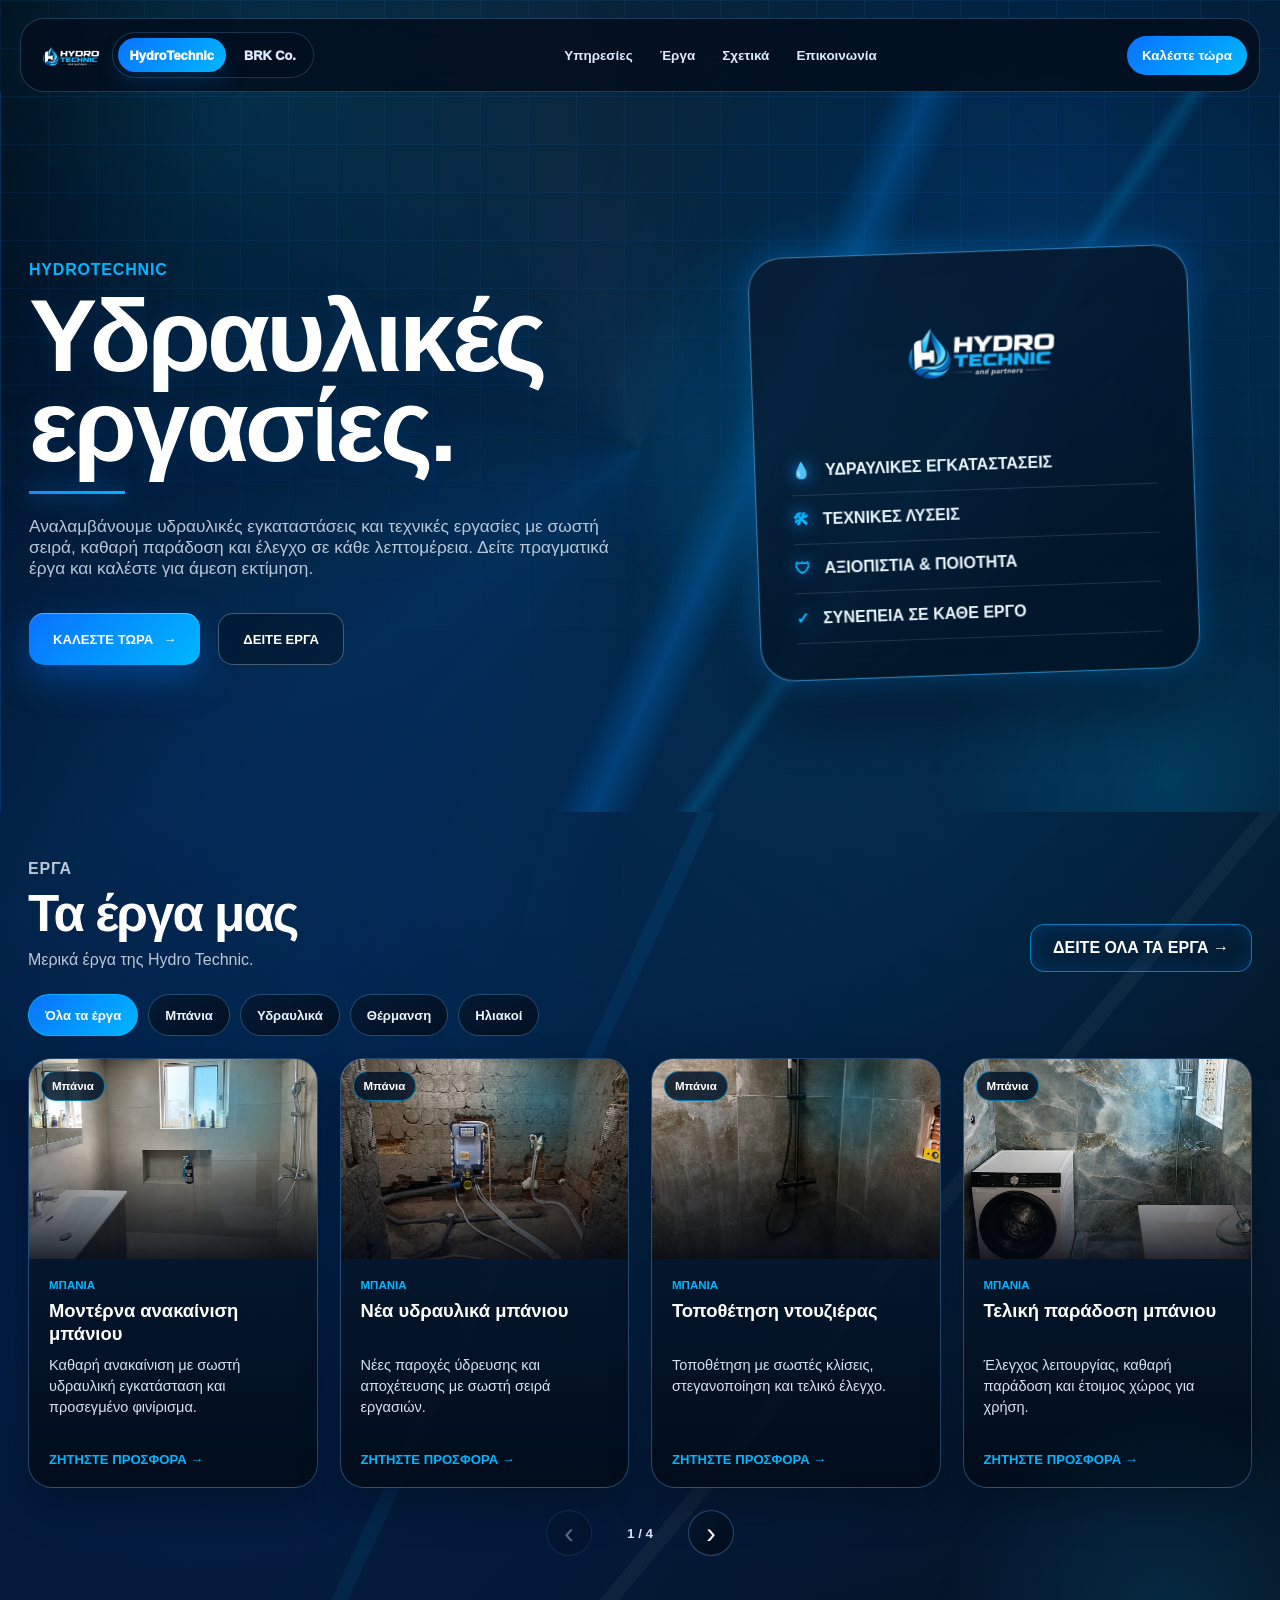
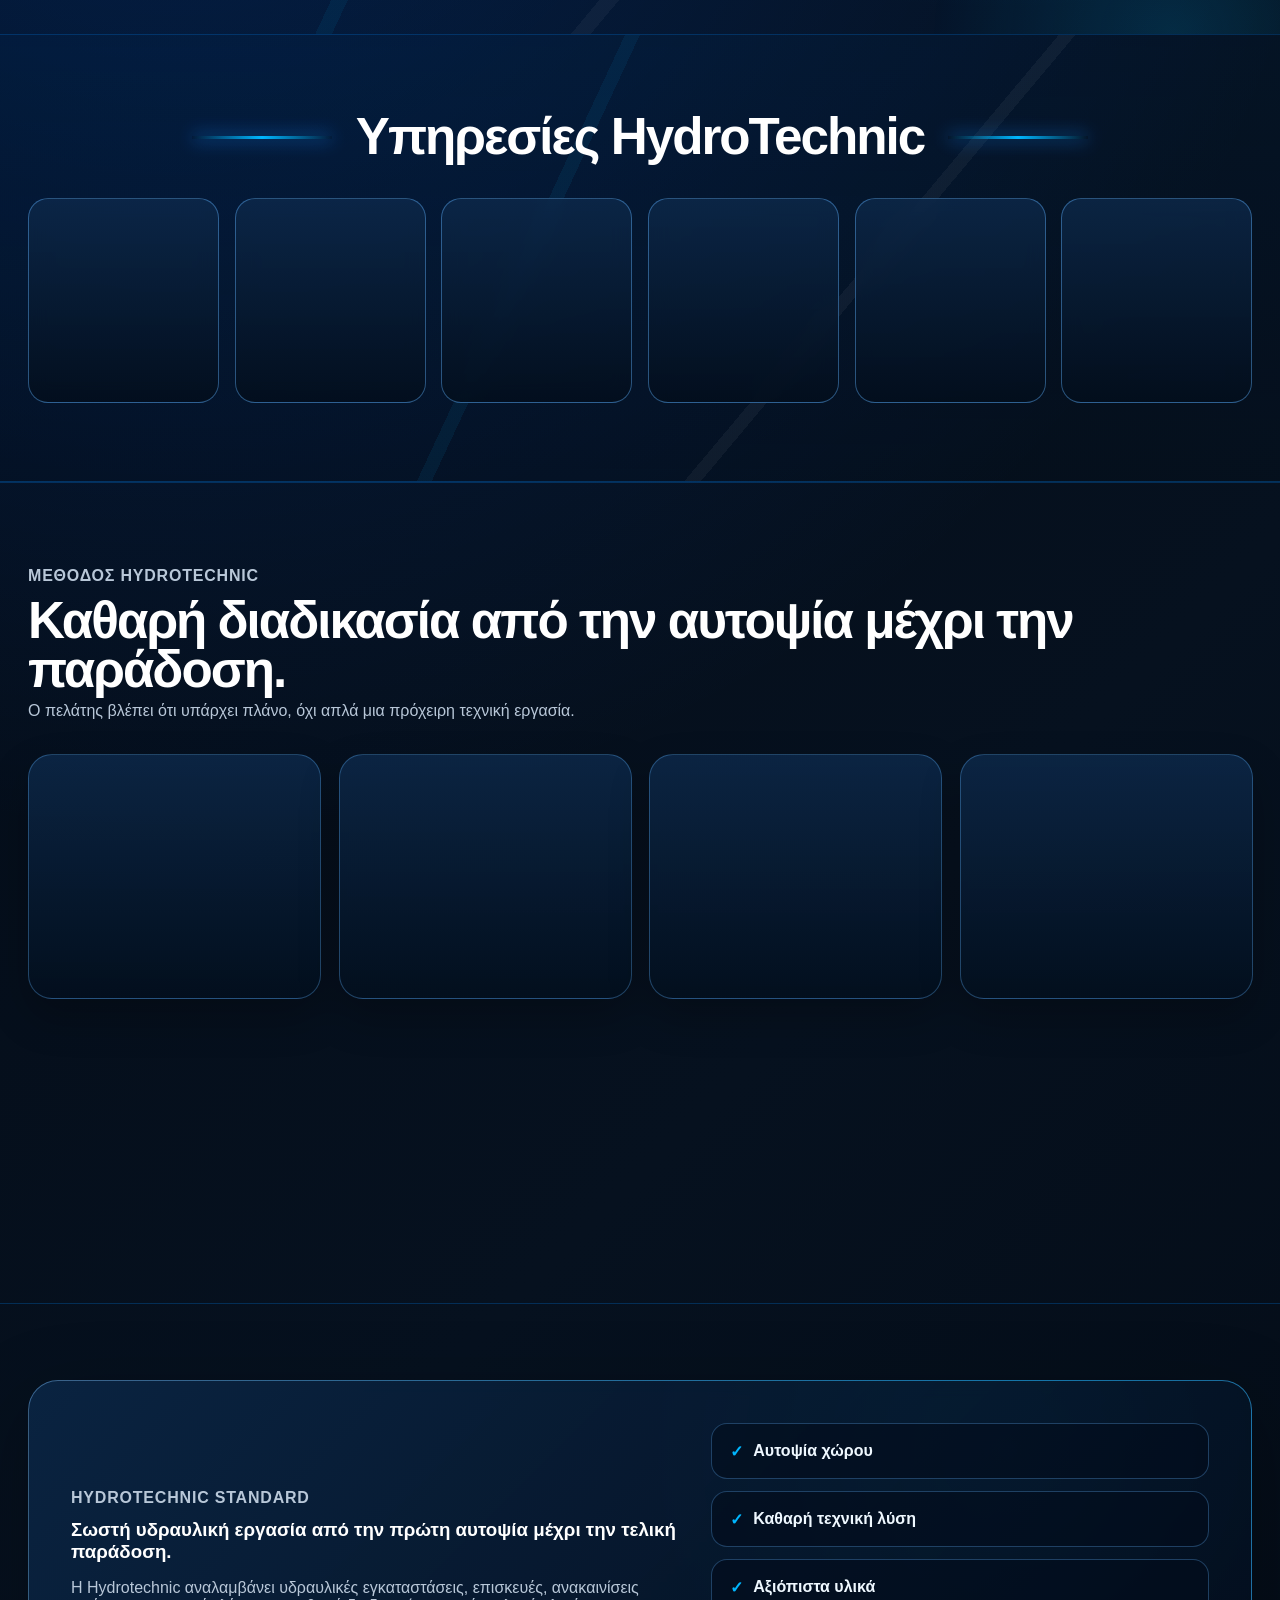
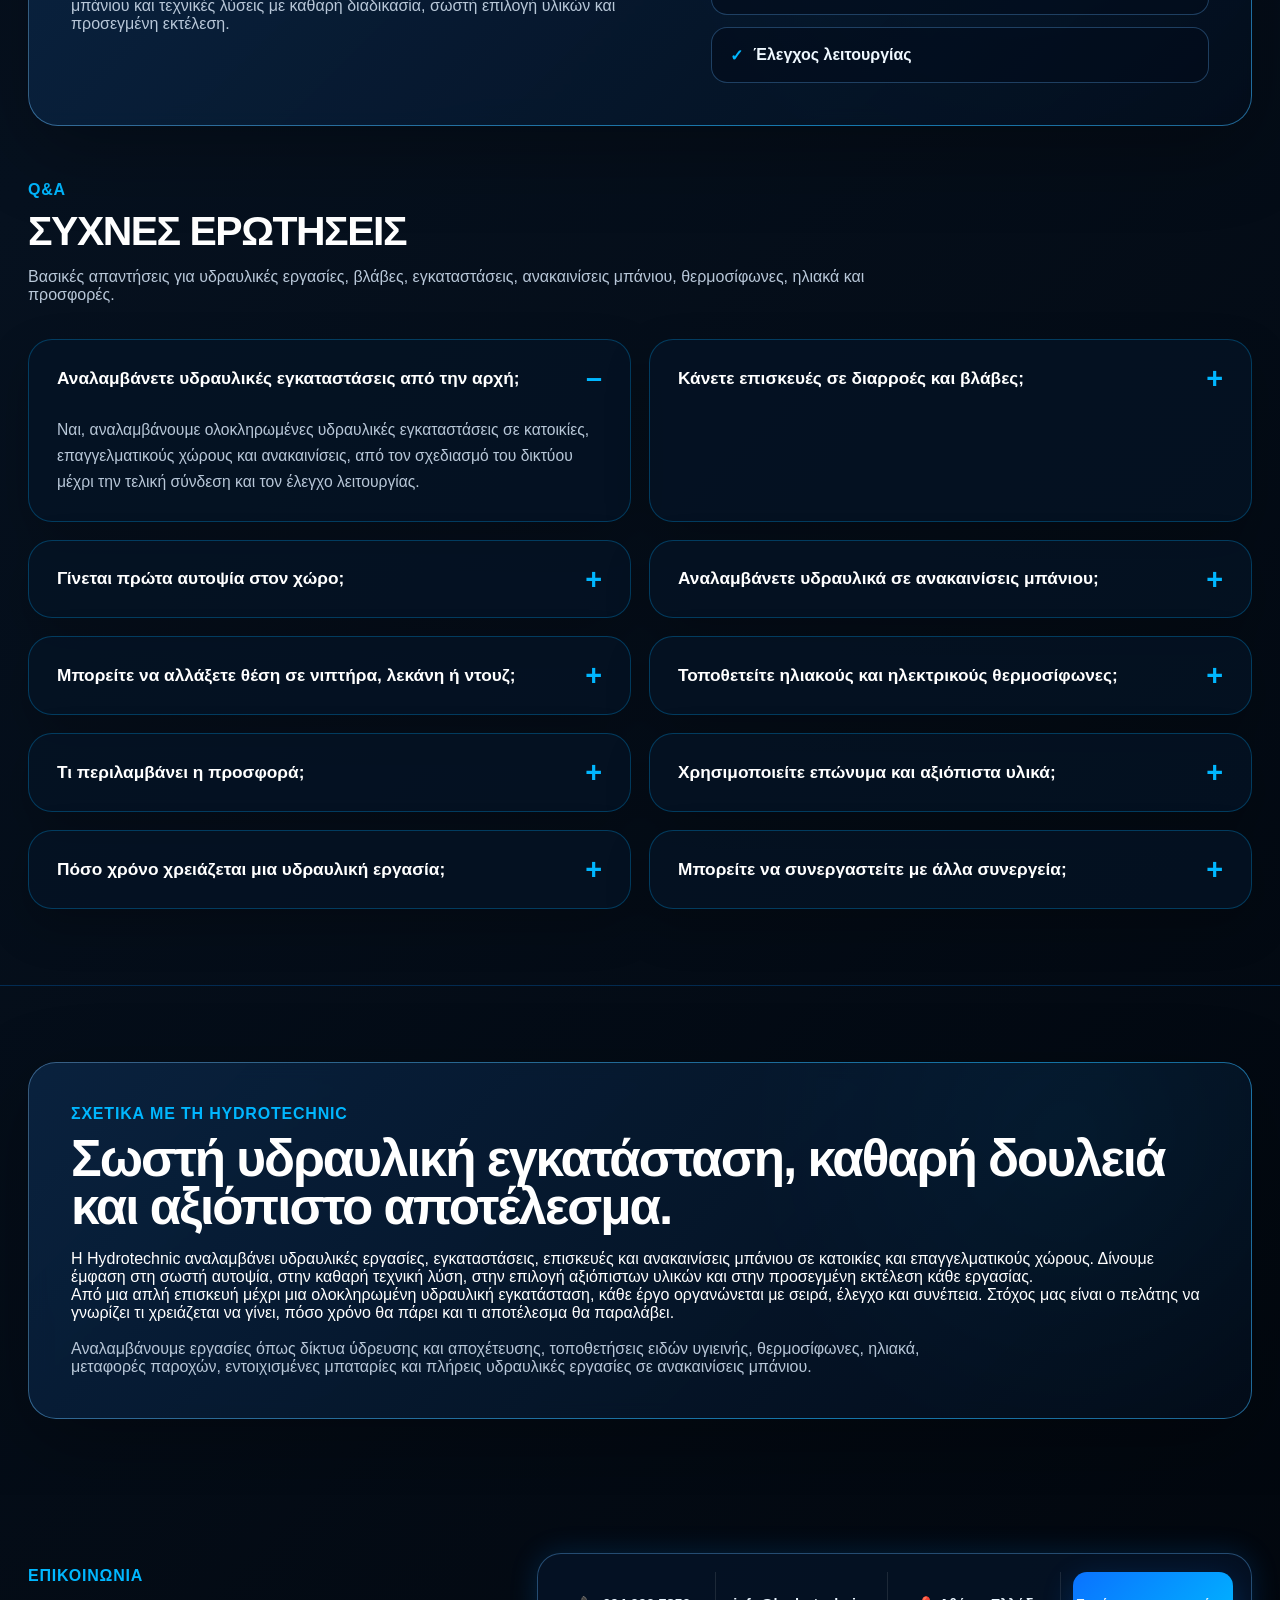
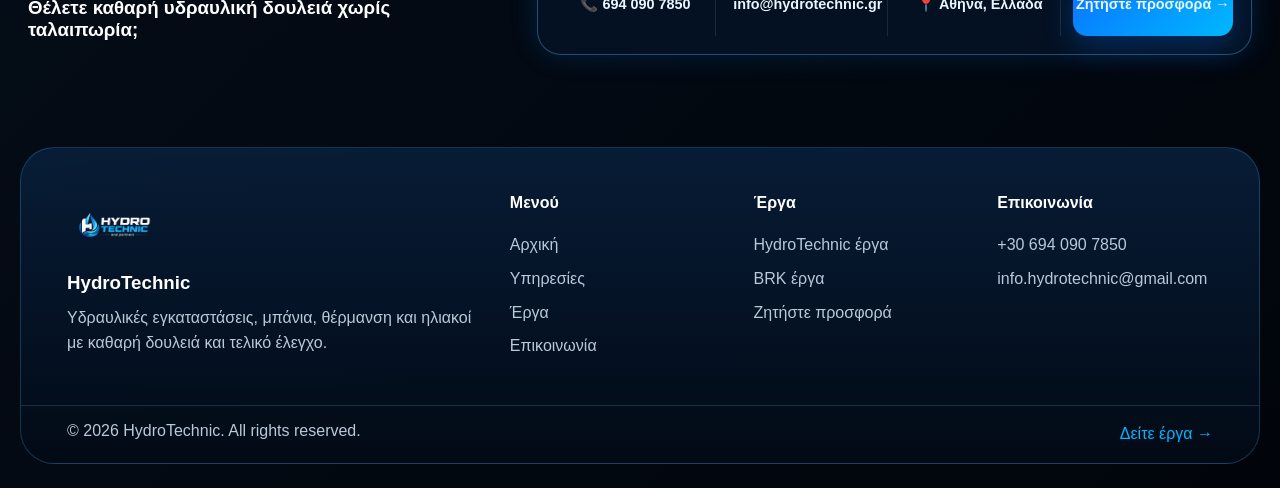
<file: index.html>
<!DOCTYPE html>
<html lang="el">
<script type="application/ld+json">
{
  "@context": "https://schema.org",
  "@type": "Plumber",
  "name": "Hydro Technic",
  "url": "https://hydrotechnic.site/",
  "telephone": "+306940907850",
  "email": "info.hydrotechnic@gmail.com",
  "areaServed": [
    "Αθήνα",
    "Αττική",
    "Βριλήσσια",
    "Χαλάνδρι",
    "Μαρούσι",
    "Αγία Παρασκευή",
    "Μελίσσια",
    "Κηφισιά"
  ],
  "sameAs": [
    "ΒΑΛΕ_ΕΔΩ_ΤΟ_INSTAGRAM_URL",
    "ΒΑΛΕ_ΕΔΩ_FACEBOOK_URL",
    "ΒΑΛΕ_ΕΔΩ_TIKTOK_URL"
  ],
  "description": "Υδραυλικές εγκαταστάσεις, επισκευές, ανακαινίσεις μπάνιου, θέρμανση, αποχετεύσεις και ηλιακοί θερμοσίφωνες στην Αθήνα και την Αττική."
}
</script>
<head>
  <meta charset="UTF-8" />
  <meta name="viewport" content="width=device-width, initial-scale=1.0" />
  <meta name="theme-color" content="#020812" />
  <title>HydroTechnic</title>
  <meta name="description" content="HydroTechnic - επαγγελματικές υδραυλικές εργασίες, ανακαινίσεις μπάνιου, θέρμανση και ηλιακοί με καθαρή δουλειά, συνέπεια και άμεση επικοινωνία." />
  <link rel="preload" href="assets/hydrotechnic-logo-transparent.png" as="image" />
  <link rel="preload" href="assets/brk-construction-logo-transparent.png" as="image" />
  <link rel="stylesheet" href="styles.css" />
  <meta name="description"
content="HydroTechnic – Υδραυλικές εγκαταστάσεις και επισκευές σε Αθήνα και Αττική. Ανακαινίσεις μπάνιου, ύδρευση, αποχέτευση, θέρμανση και ηλιακοί θερμοσίφωνες. Καλέστε 694 090 7850.">

<link rel="canonical" href="https://hydrotechnic.site/">
</head>
<body>

  <a href="#home" class="skip-link">Μετάβαση στο περιεχόμενο</a>

  <header class="clean-header">
    <div class="brand-duo" aria-label="Επιλογή εταιρείας">
      <img src="assets/hydrotechnic-logo-transparent.png" alt="HydroTechnic logo" />
      <div class="brand-duo-options">
        <a class="brand-duo-option active" href="index.html#home">HydroTechnic</a>
        <a class="brand-duo-option" href="brk.html#brk-home">BRK Co.</a>
      </div>
    </div>
    <button class="clean-burger" type="button" aria-label="Άνοιγμα μενού" aria-expanded="false">
      <span></span>
      <span></span>
      <span></span>
    </button>
    <nav class="clean-nav">
      <a href="index.html#services">Υπηρεσίες</a>
      <a href="hydrotechnic-projects.html">Έργα</a>
      <a href="index.html#about">Σχετικά</a>
      <a href="index.html#contact">Επικοινωνία</a>
    </nav>
    <a class="clean-call" href="tel:+306940907850">Καλέστε τώρα</a>
    <title>Υδραυλικός Αθήνα & Αττική | HydroTechnic</title>

<meta name="description"
content="HydroTechnic – Υδραυλικές εγκαταστάσεις, επισκευές, ανακαινίσεις μπάνιου, θέρμανση και αποχετεύσεις σε Αθήνα και Αττική. Καλέστε 694 090 7850.">

<meta name="robots" content="index, follow">

<link rel="canonical" href="https://hydrotechnic.site/">
  </header>

  <main>

    <section id="home" class="hero section-shell reveal">
      <div class="hero-bg-lines"></div>
      <div class="hero-left">
        <p class="small-title">HYDROTECHNIC</p>
        <h1>Υδραυλικές εργασίες.</h1>
        <div class="blue-line"></div>
        <p class="hero-text">
          Αναλαμβάνουμε υδραυλικές εγκαταστάσεις και τεχνικές εργασίες με σωστή σειρά, καθαρή παράδοση και έλεγχο σε κάθε λεπτομέρεια.
          Δείτε πραγματικά έργα και καλέστε για άμεση εκτίμηση.
        </p>

        <div class="hero-actions">
          <a href="tel:+306940907850" class="btn primary">Καλέστε τώρα <span>→</span></a>
          <a href="#projects" class="btn secondary">Δείτε έργα</a>
        </div>
      </div>

      <div class="hero-right">
        <div class="glass-card hero-card tilt">
          <img src="assets/hydrotechnic-logo-transparent.png" alt="HydroTechnic logo" />
          <ul>
            <li><span>💧</span> Υδραυλικές εγκαταστάσεις</li>
            <li><span>🛠</span> Τεχνικές λύσεις</li>
            <li><span>🛡</span> Αξιοπιστία & ποιότητα</li>
            <li><span>✓</span> Συνέπεια σε κάθε έργο</li>
          </ul>
        </div>
      </div>
    </section>

    <section id="projects" class="projects section-shell reveal">
<div class="clean-projects" data-mode="home">
      <div class="section-head">
        <div>
          <p class="small-title">ΕΡΓΑ</p>
          <h2>Τα έργα μας</h2>
          <p>Μερικά έργα της Hydro Technic.</p>
        </div>
        <a href="hydrotechnic-projects.html" class="outline-btn">Δείτε όλα τα έργα →</a>
      </div>
      <div class="clean-filters"><button class="clean-filter active" type="button" data-filter="all">Όλα τα έργα</button>
<button class="clean-filter" type="button" data-filter="bathrooms">Μπάνια</button>
<button class="clean-filter" type="button" data-filter="plumbing">Υδραυλικά</button>
<button class="clean-filter" type="button" data-filter="heating">Θέρμανση</button>
<button class="clean-filter" type="button" data-filter="solar">Ηλιακοί</button></div>
      <div class="clean-grid clean-home-grid">
        <article class="clean-card" data-category="bathrooms">
      <div class="clean-img bathroom">
              <img src="hdbu7.png">
              <span>Μπάνια</span>
            </div>
      <div class="clean-card-body">
        <p>Μπάνια</p>
        <h3>Μοντέρνα ανακαίνιση μπάνιου</h3>
        <span>Καθαρή ανακαίνιση με σωστή υδραυλική εγκατάσταση και προσεγμένο φινίρισμα.</span>
        <a href="index.html#contact">Ζητήστε προσφορά →</a>
      </div>
    </article>
<article class="clean-card" data-category="bathrooms">
      <div class="clean-img bathroom">
              <img src="IMG_8660.png" loading="lazy">
              <span>Μπάνια</span>
            </div>
      <div class="clean-card-body">
        <p>Μπάνια</p>
        <h3>Νέα υδραυλικά μπάνιου</h3>
        <span>Νέες παροχές ύδρευσης και αποχέτευσης με σωστή σειρά εργασιών.</span>
        <a href="index.html#contact">Ζητήστε προσφορά →</a>
      </div>
    </article>
<article class="clean-card" data-category="bathrooms">
      <div class="clean-img bathroom" loading="lazy">
              <img src="IMG_8923.png">
              <span>Μπάνια</span>
            </div>
      <div class="clean-card-body">
        <p>Μπάνια</p>
        <h3>Τοποθέτηση ντουζιέρας</h3>
        <span>Τοποθέτηση με σωστές κλίσεις, στεγανοποίηση και τελικό έλεγχο.</span>
        <a href="index.html#contact">Ζητήστε προσφορά →</a>
      </div>
    </article>
<article class="clean-card" data-category="bathrooms">
      <div class="clean-img bathroom">
              <img src="C3F8E2F6-1C14-4392-816E-50166746CFEC.png">
              <span>Μπάνια</span>
            </div>
      <div class="clean-card-body">
        <p>Μπάνια</p>
        <h3>Τελική παράδοση μπάνιου</h3>
        <span>Έλεγχος λειτουργίας, καθαρή παράδοση και έτοιμος χώρος για χρήση.</span>
        <a href="index.html#contact">Ζητήστε προσφορά →</a>
      </div>
    </article>
<article class="clean-card" data-category="plumbing">
      <div class="clean-img pipes">
              <img src="pinaka1.png">
              <span>Υδραυλικά</span>
            </div>
      <div class="clean-card-body">
        <p>Υδραυλικά</p>
        <h3>Πίνακας ύδρευσης</h3>
        <span>Οργανωμένος πίνακας για εύκολο έλεγχο και σωστή διανομή.</span>
        <a href="index.html#contact">Ζητήστε προσφορά →</a>
      </div>
    </article>
<article class="clean-card" data-category="plumbing">
      <div class="clean-img pipes">
              <img src="fg.png">
              <span>Υδραυλικά</span>
            </div>
      <div class="clean-card-body">
        <p>Υδραυλικά</p>
        <h3>Εγκατάσταση δικτύου ύδρευσης</h3>
        <span>Πλήρες δίκτυο ύδρευσης με καθαρές διαδρομές και έλεγχο στεγανότητας.</span>
        <a href="index.html#contact">Ζητήστε προσφορά →</a>
      </div>
    </article>
<article class="clean-card" data-category="plumbing">
      <div class="clean-img pipes">
              <img src="IMG_5382.png">
              <span>Υδραυλικά</span>
            </div>
      <div class="clean-card-body">
        <p>Υδραυλικά</p>
        <h3>Νέα παροχή κουζίνας</h3>
        <span>Νέα παροχή νερού και αποχέτευσης για κουζίνα.</span>
        <a href="index.html#contact">Ζητήστε προσφορά →</a>
      </div>
    </article>
<article class="clean-card" data-category="plumbing">
      <div class="clean-img pipes">
              <img src="IMG_3095.jpeg">
              <span>Υδραυλικά</span>
            </div>
      <div class="clean-card-body">
        <p>Υδραυλικά</p>
        <h3>Συλλέκτης ύδρευσης</h3>
        <span>Τοποθέτηση συλλέκτη για καλύτερη οργάνωση γραμμών.</span>
        <a href="index.html#contact">Ζητήστε προσφορά →</a>
      </div>
    </article>
<article class="clean-card" data-category="heating">
      <div class="clean-img heating">
              <img src="kalorifer.png">
              <span>Θέρμανση</span>
            </div>
      <div class="clean-card-body">
        <p>Θέρμανση</p>
        <h3>Εγκατάσταση θέρμανσης</h3>
        <span>Οργάνωση γραμμών θέρμανσης με σωστή πίεση και τελικό έλεγχο.</span>
        <a href="index.html#contact">Ζητήστε προσφορά →</a>
      </div>
    </article>
<article class="clean-card" data-category="heating">
      <div class="clean-img heating">
              <img src="gg.png">
              <span>Θέρμανση</span>
            </div>
      <div class="clean-card-body">
        <p>Θέρμανση</p>
        <h3>Τοποθέτηση καλοριφέρ</h3>
        <span>Τοποθέτηση και σύνδεση σώματος με καθαρή εργασία.</span>
        <a href="index.html#contact">Ζητήστε προσφορά →</a>
      </div>
    </article>
<article class="clean-card" data-category="heating">
      <div class="clean-img heating">
              <img src="IMG_3254.jpg">
              <span>Θέρμανση</span>
            </div>
      <div class="clean-card-body">
        <p>Θέρμανση</p>
        <h3>Έλεγχος κυκλώματος θέρμανσης</h3>
        <span>Έλεγχος πίεσης και λειτουργίας για καλύτερη απόδοση.</span>
        <a href="index.html#contact">Ζητήστε προσφορά →</a>
      </div>
    </article>
<article class="clean-card" data-category="heating">
      <div class="clean-img heating">
              <img src="IMG_3093.png">
              <span>Θέρμανση</span>
            </div>
      <div class="clean-card-body">
        <p>Θέρμανση</p>
        <h3>Νέες γραμμές θέρμανσης</h3>
        <span>Νέες γραμμές θέρμανσης με σωστή διαδρομή και ασφάλεια.</span>
        <a href="index.html#contact">Ζητήστε προσφορά →</a>
      </div>
    </article>
<article class="clean-card" data-category="solar">
      <div class="clean-img solar">
              <img src="IMG_8885.png">
              <span>Ηλιακοί</span>
            </div>
      <div class="clean-card-body">
        <p>Ηλιακοί</p>
        <h3>Τοποθέτηση ηλιακού</h3>
        <span>Τοποθέτηση ηλιακού θερμοσίφωνα με σωστή σύνδεση και μόνωση.</span>
        <a href="index.html#contact">Ζητήστε προσφορά →</a>
      </div>
    </article>
<article class="clean-card" data-category="solar">
      <div class="clean-img solar">
              <img src="IMG_20260601_122658.png">
              <span>Ηλιακοί</span>
            </div>
      <div class="clean-card-body">
        <p>Ηλιακοί</p>
        <h3>Σύνδεση ηλιακού θερμοσίφωνα</h3>
        <span>Σύνδεση ζεστού και κρύου νερού με έλεγχο λειτουργίας.</span>
        <a href="index.html#contact">Ζητήστε προσφορά →</a>
      </div>
    </article>
<article class="clean-card" data-category="solar">
      <div class="clean-img solar">
              <img src="173858657217187.jpg">
              <span>Ηλιακοί</span>
            </div>
      <div class="clean-card-body">
        <p>Ηλιακοί</p>
        <h3>Συντήρηση ηλιακού</h3>
        <span>Συντήρηση, έλεγχος βαλβίδων και σωστή λειτουργία.</span>
        <a href="index.html#contact">Ζητήστε προσφορά →</a>
      </div>
    </article>
<article class="clean-card" data-category="solar">
      <div class="clean-img solar">
              <img src="IMG_8577.png">
              <span>Ηλιακοί</span>
            </div>
      <div class="clean-card-body">
        <p>Ηλιακοί</p>
        <h3>Μόνωση γραμμών ηλιακού</h3>
        <span>Προστασία σωληνώσεων με μόνωση για καλύτερη απόδοση.</span>
        <a href="index.html#contact">Ζητήστε προσφορά →</a>
      </div>
    </article>
      </div>
      <div class="clean-slider-controls">
        <button class="clean-slide-btn clean-prev" type="button" aria-label="Προηγούμενο έργο">‹</button>
        <span class="clean-slide-status">1 / 1</span>
        <button class="clean-slide-btn clean-next" type="button" aria-label="Επόμενο έργο">›</button>
      </div>
    
      <div class="home-slider-controls">
        <button class="home-slide-btn home-prev" type="button" aria-label="Προηγούμενα έργα">‹</button>
        <span class="home-slide-status">1 / 1</span>
        <button class="home-slide-btn home-next" type="button" aria-label="Επόμενα έργα">›</button>
      </div>
</div>
    </section>

    <section id="services" class="services section-shell reveal">
      <div class="center-head">
        <span></span>
        <h2>Υπηρεσίες HydroTechnic</h2>
        <span></span>
      </div>

      <div class="service-grid">
        <div class="service-card tilt">
          <div class="icon">🚰</div>
          <h3>Υδραυλικές Εγκαταστάσεις</h3>
          <p>Αξιόπιστες λύσεις για κάθε υδραυλική ανάγκη.</p>
        </div>
        <div class="service-card tilt">
          <div class="icon">🚿</div>
          <h3>Ανακαινίσεις Μπάνιου</h3>
          <p>Σύγχρονος σχεδιασμός και λειτουργικότητα.</p>
        </div>
        <div class="service-card tilt">
          <div class="icon">🔧</div>
          <h3>Εγκαταστάσεις Ύδρευσης</h3>
          <p>Ολοκληρωμένα δίκτυα ύδρευσης και πιέσεως.</p>
        </div>
        <div class="service-card tilt">
          <div class="icon">♨</div>
          <h3>Συστήματα Θέρμανσης</h3>
          <p>Αποδοτικά συστήματα για άνεση και οικονομία.</p>
        </div>
        <div class="service-card tilt">
          <div class="icon">☀</div>
          <h3>Ηλιακοί Θερμοσίφωνες</h3>
          <p>Οικονομία ενέργειας και σωστή εγκατάσταση.</p>
        </div>
        <div class="service-card tilt">
          <div class="icon">⚙</div>
          <h3>Τεχνικά Έργα</h3>
          <p>Τεχνικές λύσεις με εμπειρία και τεχνογνωσία.</p>
        </div>
      </div>
    </section>

    <section class="pro-process section-shell reveal">
      <div class="section-head">
        <div>
          <p class="small-title">ΜΕΘΟΔΟΣ HYDROTECHNIC</p>
          <h2>Καθαρή διαδικασία από την αυτοψία μέχρι την παράδοση.</h2>
          <p>Ο πελάτης βλέπει ότι υπάρχει πλάνο, όχι απλά μια πρόχειρη τεχνική εργασία.</p>
        </div>
      </div>

      <div class="pro-steps">
        <article>
          <strong>01</strong>
          <h3>Αυτοψία</h3>
          <p>Έλεγχος χώρου, παροχών, αποχέτευσης, πιέσεων και πραγματικών τεχνικών αναγκών.</p>
        </article>
        <article>
          <strong>02</strong>
          <h3>Πλάνο εργασίας</h3>
          <p>Σειρά εργασιών, υλικά, χρόνος εκτέλεσης και σημεία που θέλουν προσοχή.</p>
        </article>
        <article>
          <strong>03</strong>
          <h3>Εκτέλεση</h3>
          <p>Καθαρή εγκατάσταση με έλεγχο στεγανότητας και σωστή τεχνική εφαρμογή.</p>
        </article>
        <article>
          <strong>04</strong>
          <h3>Παράδοση</h3>
          <p>Τελικός έλεγχος, φωτογραφίες έργου και ξεκάθαρη ενημέρωση στον πελάτη.</p>
        </article>
      </div>
    </section>

    <section class="trust-strip section-shell reveal" aria-label="Πλεονεκτήματα HydroTechnic">
      <div><span>24h</span><p>Άμεση επικοινωνία</p></div>
      <div><span>100%</span><p>Καθαρή παρουσίαση έργου</p></div>
      <div><span>✓</span><p>Έλεγχος πριν την παράδοση</p></div>
      <div><span>PRO</span><p>Επαγγελματική εικόνα</p></div>
    </section>

    <section class="brk-quality section-shell reveal" id="brk-faq">
      <div class="quality-panel">
        <div>
          <p class="small-title">HYDROTECHNIC STANDARD</p>
          <h3>Σωστή υδραυλική εργασία από την πρώτη αυτοψία μέχρι την τελική παράδοση.</h3>
          <p>
            Η Hydrotechnic αναλαμβάνει υδραυλικές εγκαταστάσεις, επισκευές, ανακαινίσεις μπάνιου
            και τεχνικές λύσεις με καθαρή διαδικασία, σωστή επιλογή υλικών και προσεγμένη εκτέλεση.
          </p>
        </div>
  
        <div class="quality-list">
          <span>Αυτοψία χώρου</span>
          <span>Καθαρή τεχνική λύση</span>
          <span>Αξιόπιστα υλικά</span>
          <span>Έλεγχος λειτουργίας</span>
        </div>
        
          </div>
        
          <div class="brk-faq-wrapper">
            <div class="brk-section-head">
              <span>Q&A</span>
              <h2>ΣΥΧΝΕΣ ΕΡΩΤΗΣΕΙΣ</h2>
              <p>
                Βασικές απαντήσεις για υδραυλικές εργασίες, βλάβες, εγκαταστάσεις,
                ανακαινίσεις μπάνιου, θερμοσίφωνες, ηλιακά και προσφορές.
              </p>
            </div>
        <div class="brk-faq-grid">
        
          <details class="brk-faq-item" open>
            <summary>Αναλαμβάνετε υδραυλικές εγκαταστάσεις από την αρχή;</summary>
            <p>
              Ναι, αναλαμβάνουμε ολοκληρωμένες υδραυλικές εγκαταστάσεις σε κατοικίες,
              επαγγελματικούς χώρους και ανακαινίσεις, από τον σχεδιασμό του δικτύου
              μέχρι την τελική σύνδεση και τον έλεγχο λειτουργίας.
            </p>
          </details>
        
          <details class="brk-faq-item">
            <summary>Κάνετε επισκευές σε διαρροές και βλάβες;</summary>
            <p>
              Ναι, αναλαμβάνουμε επισκευές σε διαρροές, σωληνώσεις, μπαταρίες,
              καζανάκια, θερμοσίφωνες και υδραυλικά σημεία που παρουσιάζουν πρόβλημα.
              Πρώτα εντοπίζουμε την αιτία και μετά προτείνουμε τη σωστή λύση.
            </p>
          </details>
        
          <details class="brk-faq-item">
            <summary>Γίνεται πρώτα αυτοψία στον χώρο;</summary>
            <p>
              Ναι. Σε κάθε σοβαρή εργασία γίνεται αυτοψία, ώστε να δούμε την κατάσταση
              των σωληνώσεων, την πρόσβαση, τις ανάγκες του χώρου και τις τεχνικές
              δυσκολίες πριν δοθεί τελική προσφορά.
            </p>
          </details>
        
          <details class="brk-faq-item">
            <summary>Αναλαμβάνετε υδραυλικά σε ανακαινίσεις μπάνιου;</summary>
            <p>
              Ναι, αναλαμβάνουμε τις υδραυλικές εργασίες σε ανακαινίσεις μπάνιου,
              όπως νέες παροχές, αποχετεύσεις, μεταφορές ειδών υγιεινής, εντοιχισμένες
              μπαταρίες, ντουζιέρες, λεκάνες, νιπτήρες και τελικές συνδέσεις.
            </p>
          </details>
        
          <details class="brk-faq-item">
            <summary>Μπορείτε να αλλάξετε θέση σε νιπτήρα, λεκάνη ή ντουζ;</summary>
            <p>
              Ναι, όπου τεχνικά γίνεται, μπορούμε να αλλάξουμε θέση σε νιπτήρα,
              λεκάνη, ντουζιέρα ή μπαταρίες. Πριν προχωρήσει η εργασία, ελέγχουμε
              τις αποχετεύσεις, τις κλίσεις και τις παροχές για να γίνει σωστά.
            </p>
          </details>
        
          <details class="brk-faq-item">
            <summary>Τοποθετείτε ηλιακούς και ηλεκτρικούς θερμοσίφωνες;</summary>
            <p>
              Ναι, αναλαμβάνουμε τοποθέτηση και σύνδεση ηλιακών και ηλεκτρικών
              θερμοσιφώνων, καθώς και αντικατάσταση παλιών εγκαταστάσεων, σωληνώσεων,
              βανών, ασφαλιστικών και μονώσεων όπου χρειάζεται.
            </p>
          </details>
        
          <details class="brk-faq-item">
            <summary>Τι περιλαμβάνει η προσφορά;</summary>
            <p>
              Η προσφορά διαμορφώνεται ανάλογα με την εργασία, τα υλικά, τα εργατικά,
              την πρόσβαση στον χώρο, τον χρόνο εκτέλεσης και τις τεχνικές απαιτήσεις.
              Στόχος είναι να υπάρχει ξεκάθαρη εικόνα πριν ξεκινήσει το έργο.
            </p>
          </details>
        
          <details class="brk-faq-item">
            <summary>Χρησιμοποιείτε επώνυμα και αξιόπιστα υλικά;</summary>
            <p>
              Ναι, χρησιμοποιούμε υλικά κατάλληλα για κάθε εφαρμογή, με έμφαση στην
              αντοχή, την ασφάλεια και τη σωστή λειτουργία της εγκατάστασης σε βάθος χρόνου.
            </p>
          </details>
        
          <details class="brk-faq-item">
            <summary>Πόσο χρόνο χρειάζεται μια υδραυλική εργασία;</summary>
            <p>
              Ο χρόνος εξαρτάται από το είδος και τη δυσκολία της εργασίας. Μια μικρή
              επισκευή μπορεί να ολοκληρωθεί άμεσα, ενώ μια πλήρης εγκατάσταση ή
              ανακαίνιση χρειάζεται σωστή οργάνωση και συγκεκριμένο χρονοδιάγραμμα.
            </p>
          </details>
        
          <details class="brk-faq-item">
            <summary>Μπορείτε να συνεργαστείτε με άλλα συνεργεία;</summary>
            <p>
              Ναι, μπορούμε να συνεργαστούμε με πλακάδες, ηλεκτρολόγους, γυψοσανιδάδες,
              τεχνίτες ανακαινίσεων και μηχανικούς, ώστε οι υδραυλικές εργασίες να
              γίνουν στη σωστή σειρά και χωρίς καθυστερήσεις.
            </p>
          </details>
        
        </div>
      </div>
    </section>

    <section id="about" class="about section-shell reveal">
      <div class="about-card">
        <p class="small-title">ΣΧΕΤΙΚΑ ΜΕ ΤΗ HYDROTECHNIC</p>
        <h2>Σωστή υδραυλική εγκατάσταση, καθαρή δουλειά και αξιόπιστο αποτέλεσμα.</h2><br>
        
        <p>
          Η Hydrotechnic αναλαμβάνει υδραυλικές εργασίες, εγκαταστάσεις, επισκευές και ανακαινίσεις μπάνιου
          σε κατοικίες και επαγγελματικούς χώρους. Δίνουμε έμφαση στη σωστή αυτοψία, στην καθαρή τεχνική λύση,
          στην επιλογή αξιόπιστων υλικών και στην προσεγμένη εκτέλεση κάθε εργασίας.
        </p>
        
        <p>
          Από μια απλή επισκευή μέχρι μια ολοκληρωμένη υδραυλική εγκατάσταση, κάθε έργο οργανώνεται με σειρά,
          έλεγχο και συνέπεια. Στόχος μας είναι ο πελάτης να γνωρίζει τι χρειάζεται να γίνει, πόσο χρόνο θα πάρει
          και τι αποτέλεσμα θα παραλάβει.
        </p>
        
        <p>
          Αναλαμβάνουμε εργασίες όπως δίκτυα ύδρευσης και αποχέτευσης, τοποθετήσεις ειδών υγιεινής,
          θερμοσίφωνες, ηλιακά, μεταφορές παροχών, εντοιχισμένες μπαταρίες και πλήρεις υδραυλικές εργασίες
          σε ανακαινίσεις μπάνιου.
        </p>
          </div>
        </section>
    
        <section id="contact" class="contact section-shell reveal">
          <div>
            <p class="small-title">ΕΠΙΚΟΙΝΩΝΙΑ</p>
            <h3>Θέλετε καθαρή υδραυλική δουλειά χωρίς ταλαιπωρία;</h3>
          </div>
    
          <div class="contact-panel">
            <a href="tel:+306940907850">📞 694 090 7850</a>
            <a href="mailto:info@hydrotechnic.gr">info@hydrotechnic.gr</a>
            <a href="#">📍 Αθήνα, Ελλάδα</a>
            <a class="send-btn" href="mailto:"info.hydrotechnic@gmail.com">Ζητήστε προσφορά →</a>
      </div>
    </section>

  </main>

  

  <script src="script.js" defer></script>
<footer class="clean-footer">
    <div class="clean-footer-inner">
      <div class="clean-footer-brand">
        <img src="assets/hydrotechnic-logo-transparent.png" alt="HydroTechnic logo" />
        <h3>HydroTechnic</h3>
        <p>Υδραυλικές εγκαταστάσεις, μπάνια, θέρμανση και ηλιακοί με καθαρή δουλειά και τελικό έλεγχο.</p>
      </div>
      <div class="clean-footer-col">
        <h4>Μενού</h4>
        <a href="index.html#home">Αρχική</a>
        <a href="index.html#services">Υπηρεσίες</a>
        <a href="hydrotechnic-projects.html">Έργα</a>
        <a href="index.html#contact">Επικοινωνία</a>
      </div>
      <div class="clean-footer-col">
        <h4>Έργα</h4>
        <a href="hydrotechnic-projects.html">HydroTechnic έργα</a>
        <a href="brk-projects.html">BRK έργα</a>
        <a href="index.html#contact">Ζητήστε προσφορά</a>
      </div>
      <div class="clean-footer-col">
        <h4>Επικοινωνία</h4>
        <a href="tel:+306940907850">+30 694 090 7850</a>
        <a href="mailto:info.hydrotechnic@gmail.com">info.hydrotechnic@gmail.com</a>
      </div>
    </div>
    <div class="clean-footer-bottom">
      <span>© 2026 HydroTechnic. All rights reserved.</span>
      <a href="hydrotechnic-projects.html">Δείτε έργα →</a>
    </div>
  </footer>
  <script src="script.js"></script>
  <script src="projects-clean.js"></script>
  <script src="burger-menu.js"></script>
  <script type="application/ld+json">
{
  "@context": "https://schema.org",
  "@type": "Plumber",
  "name": "HydroTechnic",
  "url": "https://hydrotechnic.site/",
  "telephone": "+306940907850",
  "email": "info.hydrotechnic@gmail.com",
  "areaServed": [
    "Athens",
    "Attica"
  ],
  "description": "Υδραυλικές εγκαταστάσεις, επισκευές, ανακαινίσεις μπάνιου, θέρμανση, αποχετεύσεις και ηλιακοί θερμοσίφωνες στην Αττική."
}
</script>
</body>
</html>
</file>
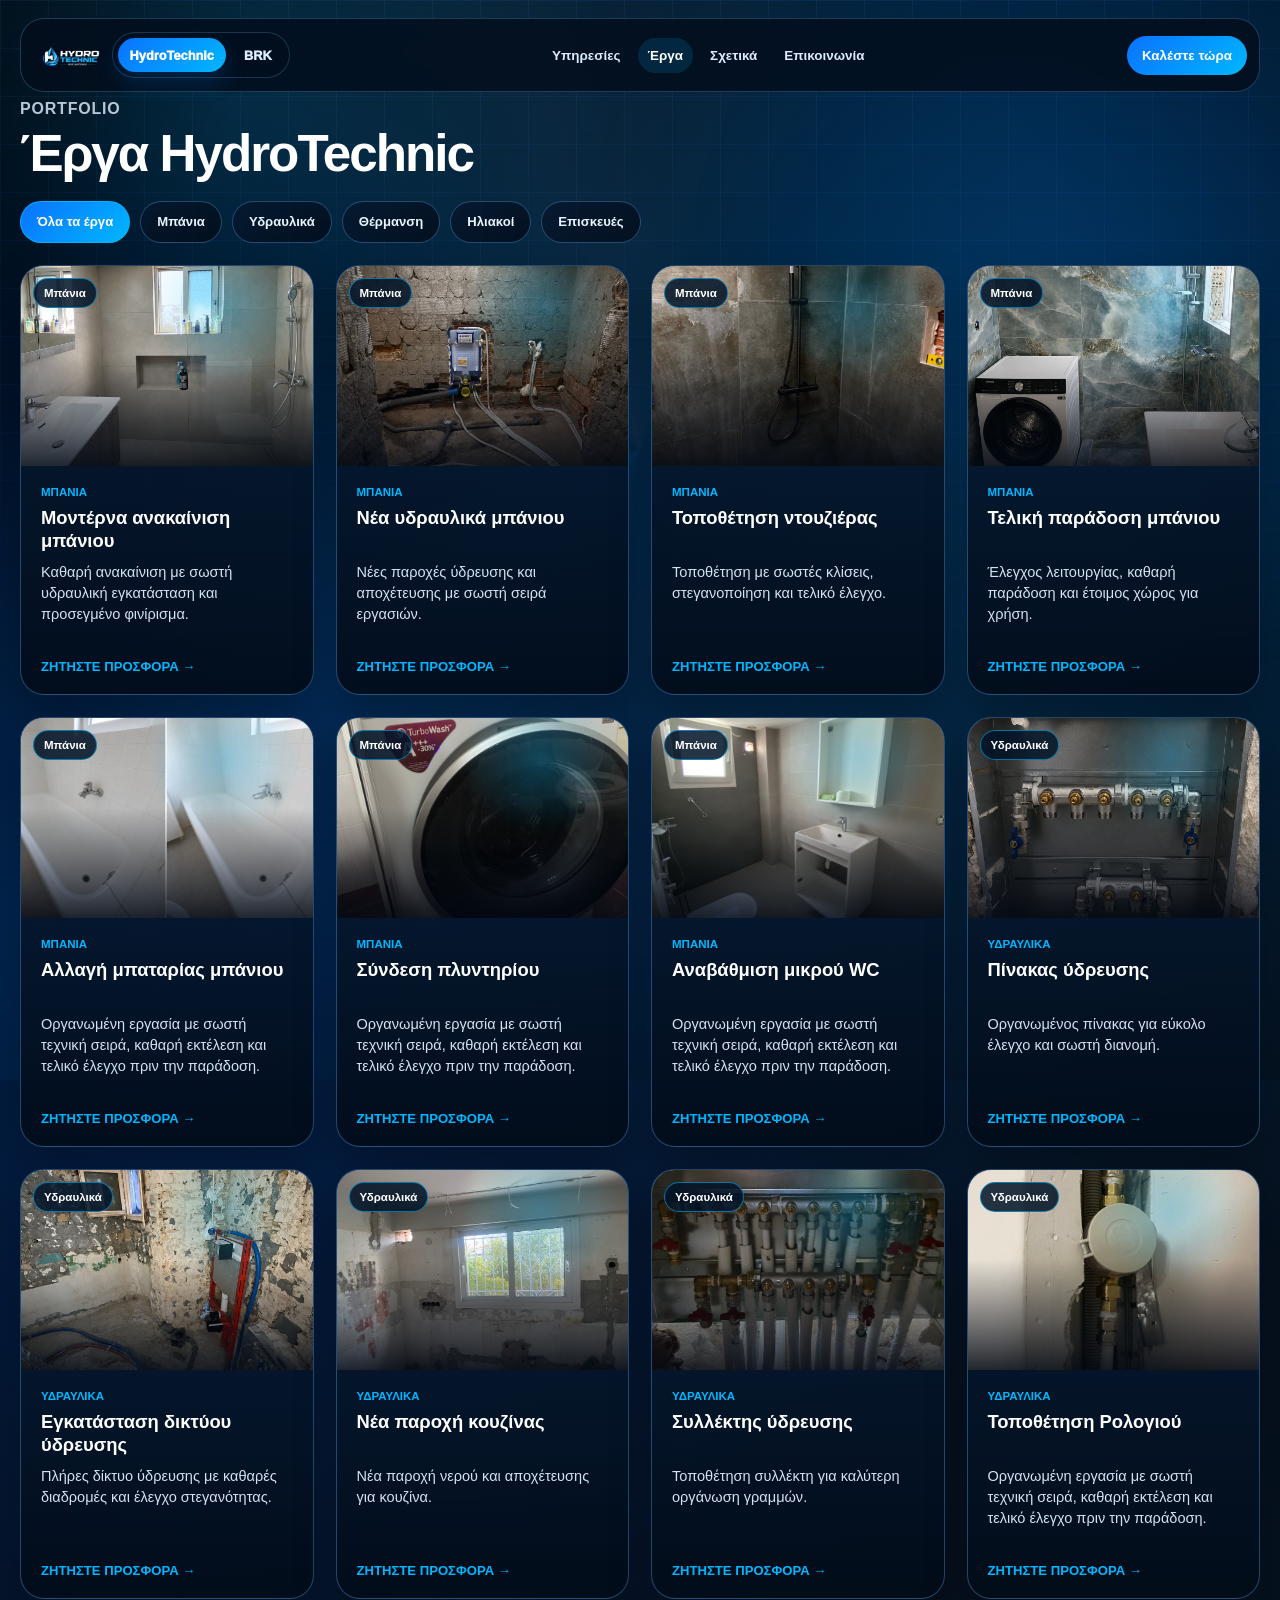
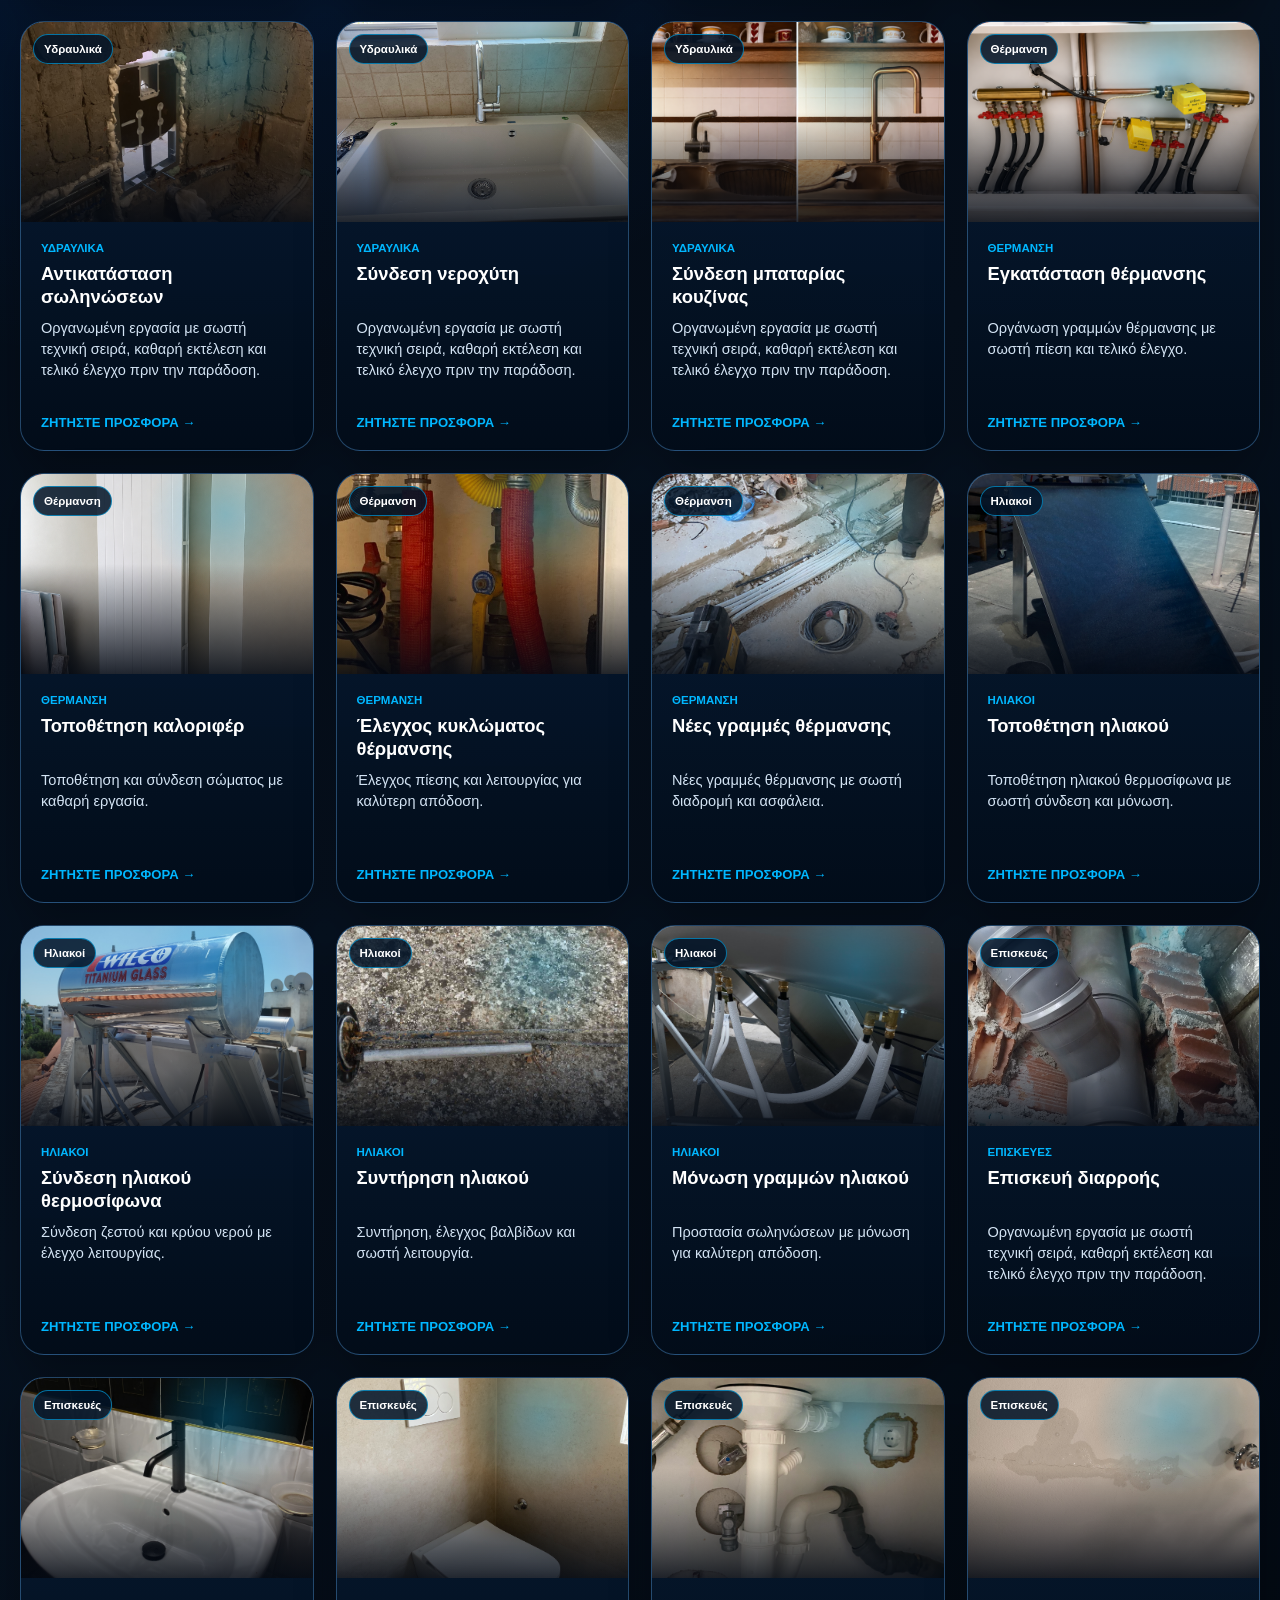
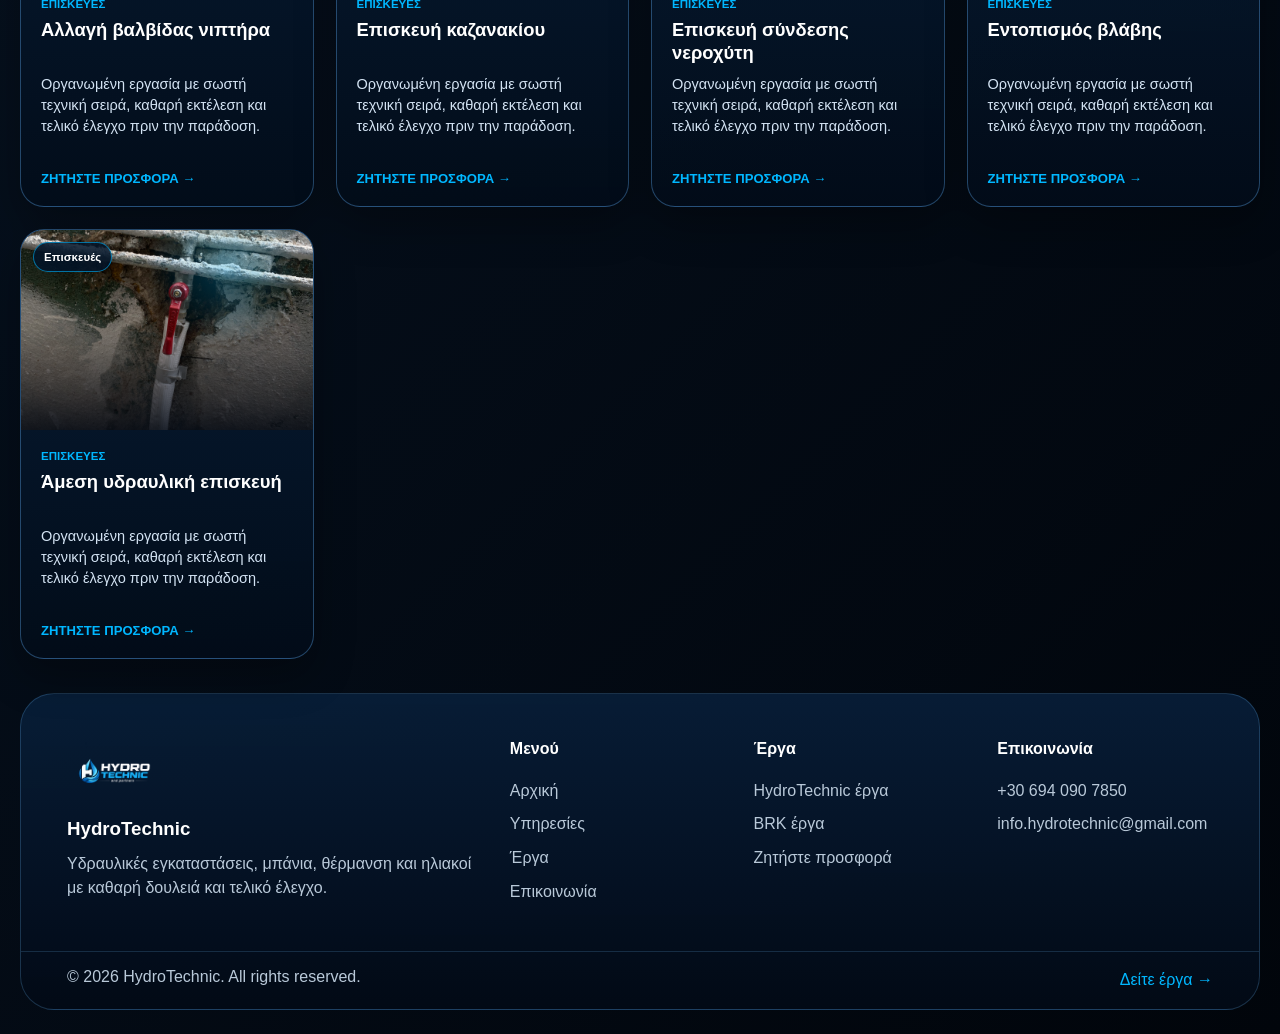
<file: hydrotechnic-projects.html>
<!DOCTYPE html>
<html lang="el">
<head>
  <meta charset="UTF-8" />
  <meta name="viewport" content="width=device-width, initial-scale=1.0" />
  <title>Έργα HydroTechnic</title>
  <meta name="description" content="Εδώ φαίνονται μόνο τα έργα HydroTechnic. Ο πελάτης δεν βλέπει έργα BRK σε αυτή τη σελίδα." />
  <link rel="stylesheet" href="styles.css" />
</head>
<body>
  <header class="clean-header">
    <div class="brand-duo" aria-label="Επιλογή εταιρείας">
      <img src="assets/hydrotechnic-logo-transparent.png" alt="HydroTechnic logo" />
      <div class="brand-duo-options">
        <a class="brand-duo-option active" href="index.html#home">HydroTechnic</a>
        <a class="brand-duo-option" href="brk.html#brk-home">BRK</a>
      </div>
    </div>
    <button class="clean-burger" type="button" aria-label="Άνοιγμα μενού" aria-expanded="false">
      <span></span>
      <span></span>
      <span></span>
    </button>
    <nav class="clean-nav">
      <a href="index.html#services">Υπηρεσίες</a>
      <a href="hydrotechnic-projects.html" class="active">Έργα</a>
      <a href="index.html#about">Σχετικά</a>
      <a href="index.html#contact">Επικοινωνία</a>
    </nav>
    <a class="clean-call" href="tel:+306940907850">Καλέστε τώρα</a>
  </header>
  <main>
    <section id="projects-list" class="clean-section">
      <div class="clean-projects" data-mode="archive">
        <div class="section-head">
          <div>
            <p class="small-title">PORTFOLIO</p>
            <h2>Έργα HydroTechnic</h2>
          </div>
        </div>
        <div class="clean-filters">
          <button class="clean-filter active" type="button" data-filter="all">Όλα τα έργα</button>
          <button class="clean-filter" type="button" data-filter="bathrooms">Μπάνια</button>
          <button class="clean-filter" type="button" data-filter="plumbing">Υδραυλικά</button>
          <button class="clean-filter" type="button" data-filter="heating">Θέρμανση</button>
          <button class="clean-filter" type="button" data-filter="solar">Ηλιακοί</button>
          <button class="clean-filter" type="button" data-filter="repairs">Επισκευές</button>
        </div>
        <div class="clean-grid clean-home-grid">
        <article class="clean-card" data-category="bathrooms">
      <div class="clean-img bathroom">
              <img src="hdbu7.png">
              <span>Μπάνια</span>
            </div>
      <div class="clean-card-body">
        <p>Μπάνια</p>
        <h3>Μοντέρνα ανακαίνιση μπάνιου</h3>
        <span>Καθαρή ανακαίνιση με σωστή υδραυλική εγκατάσταση και προσεγμένο φινίρισμα.</span>
        <a href="index.html#contact">Ζητήστε προσφορά →</a>
      </div>
    </article>
<article class="clean-card" data-category="bathrooms">
      <div class="clean-img bathroom">
              <img src="IMG_8660.png">
              <span>Μπάνια</span>
            </div>
      <div class="clean-card-body">
        <p>Μπάνια</p>
        <h3>Νέα υδραυλικά μπάνιου</h3>
        <span>Νέες παροχές ύδρευσης και αποχέτευσης με σωστή σειρά εργασιών.</span>
        <a href="index.html#contact">Ζητήστε προσφορά →</a>
      </div>
    </article>
<article class="clean-card" data-category="bathrooms">
      <div class="clean-img bathroom">
              <img src="IMG_8923.png">
              <span>Μπάνια</span>
            </div>
      <div class="clean-card-body">
        <p>Μπάνια</p>
        <h3>Τοποθέτηση ντουζιέρας</h3>
        <span>Τοποθέτηση με σωστές κλίσεις, στεγανοποίηση και τελικό έλεγχο.</span>
        <a href="index.html#contact">Ζητήστε προσφορά →</a>
      </div>
    </article>
<article class="clean-card" data-category="bathrooms">
      <div class="clean-img bathroom">
              <img src="C3F8E2F6-1C14-4392-816E-50166746CFEC.png">
              <span>Μπάνια</span>
            </div>
      <div class="clean-card-body">
        <p>Μπάνια</p>
        <h3>Τελική παράδοση μπάνιου</h3>
        <span>Έλεγχος λειτουργίας, καθαρή παράδοση και έτοιμος χώρος για χρήση.</span>
        <a href="index.html#contact">Ζητήστε προσφορά →</a>
      </div>
    </article>
          <article class="clean-card" data-category="bathrooms">
            <div class="clean-img bathroom">
              <img src="dfdf.png">
              <span>Μπάνια</span>
            </div>
            <div class="clean-card-body">
              <p>Μπάνια</p>
              <h3>Αλλαγή μπαταρίας μπάνιου</h3>
              <span>Οργανωμένη εργασία με σωστή τεχνική σειρά, καθαρή εκτέλεση και τελικό έλεγχο πριν την παράδοση.</span>
              <a href="index.html#contact">Ζητήστε προσφορά →</a>
            </div>
          </article>
          <article class="clean-card" data-category="bathrooms">
            <div class="clean-img bathroom">
              <img src="IMG_9276.png">
              <span>Μπάνια</span>
            </div>
            <div class="clean-card-body">
              <p>Μπάνια</p>
              <h3>Σύνδεση πλυντηρίου</h3>
              <span>Οργανωμένη εργασία με σωστή τεχνική σειρά, καθαρή εκτέλεση και τελικό έλεγχο πριν την παράδοση.</span>
              <a href="index.html#contact">Ζητήστε προσφορά →</a>
            </div>
          </article>
          <article class="clean-card" data-category="bathrooms">
            <div class="clean-img bathroom">
              <img src="IMG_5006.png">
              <span>Μπάνια</span>
            </div>
            <div class="clean-card-body">
              <p>Μπάνια</p>
              <h3>Αναβάθμιση μικρού WC</h3>
              <span>Οργανωμένη εργασία με σωστή τεχνική σειρά, καθαρή εκτέλεση και τελικό έλεγχο πριν την παράδοση.</span>
              <a href="index.html#contact">Ζητήστε προσφορά →</a>
            </div>
          </article>
          <article class="clean-card" data-category="plumbing">
      <div class="clean-img pipes">
              <img src="pinaka1.png">
              <span>Υδραυλικά</span>
            </div>
      <div class="clean-card-body">
        <p>Υδραυλικά</p>
        <h3>Πίνακας ύδρευσης</h3>
        <span>Οργανωμένος πίνακας για εύκολο έλεγχο και σωστή διανομή.</span>
        <a href="index.html#contact">Ζητήστε προσφορά →</a>
      </div>
    </article>
<article class="clean-card" data-category="plumbing">
      <div class="clean-img pipes">
              <img src="fg.png">
              <span>Υδραυλικά</span>
            </div>
      <div class="clean-card-body">
        <p>Υδραυλικά</p>
        <h3>Εγκατάσταση δικτύου ύδρευσης</h3>
        <span>Πλήρες δίκτυο ύδρευσης με καθαρές διαδρομές και έλεγχο στεγανότητας.</span>
        <a href="index.html#contact">Ζητήστε προσφορά →</a>
      </div>
    </article>
<article class="clean-card" data-category="plumbing">
      <div class="clean-img pipes">
              <img src="IMG_5382.png">
              <span>Υδραυλικά</span>
            </div>
      <div class="clean-card-body">
        <p>Υδραυλικά</p>
        <h3>Νέα παροχή κουζίνας</h3>
        <span>Νέα παροχή νερού και αποχέτευσης για κουζίνα.</span>
        <a href="index.html#contact">Ζητήστε προσφορά →</a>
      </div>
    </article>
<article class="clean-card" data-category="plumbing">
      <div class="clean-img pipes">
              <img src="IMG_3095.jpeg">
              <span>Υδραυλικά</span>
            </div>
      <div class="clean-card-body">
        <p>Υδραυλικά</p>
        <h3>Συλλέκτης ύδρευσης</h3>
        <span>Τοποθέτηση συλλέκτη για καλύτερη οργάνωση γραμμών.</span>
        <a href="index.html#contact">Ζητήστε προσφορά →</a>
      </div>
    </article>
          <article class="clean-card" data-category="plumbing">
            <div class="clean-img pipes">
              <img src="IMG_5733.png">
              <span>Υδραυλικά</span>
            </div>
            <div class="clean-card-body">
              <p>Υδραυλικά</p>
              <h3>Τοποθέτηση Ρολογιού</h3>
              <span>Οργανωμένη εργασία με σωστή τεχνική σειρά, καθαρή εκτέλεση και τελικό έλεγχο πριν την παράδοση.</span>
              <a href="index.html#contact">Ζητήστε προσφορά →</a>
            </div>
          </article>
          <article class="clean-card" data-category="plumbing">
            <div class="clean-img pipes">
              <img src="IMG_8520.png">
              <span>Υδραυλικά</span>
            </div>
            <div class="clean-card-body">
              <p>Υδραυλικά</p>
              <h3>Αντικατάσταση σωληνώσεων</h3>
              <span>Οργανωμένη εργασία με σωστή τεχνική σειρά, καθαρή εκτέλεση και τελικό έλεγχο πριν την παράδοση.</span>
              <a href="index.html#contact">Ζητήστε προσφορά →</a>
            </div>
          </article>
          <article class="clean-card" data-category="plumbing">
            <div class="clean-img pipes">
              <img src="IMG_5661.png">
              <span>Υδραυλικά</span>
            </div>
            <div class="clean-card-body">
              <p>Υδραυλικά</p>
              <h3>Σύνδεση νεροχύτη</h3>
              <span>Οργανωμένη εργασία με σωστή τεχνική σειρά, καθαρή εκτέλεση και τελικό έλεγχο πριν την παράδοση.</span>
              <a href="index.html#contact">Ζητήστε προσφορά →</a>
            </div>
          </article>
          <article class="clean-card" data-category="plumbing">
            <div class="clean-img pipes">
              <img src="pn1.png">
              <span>Υδραυλικά</span>
            </div>
            <div class="clean-card-body">
              <p>Υδραυλικά</p>
              <h3>Σύνδεση μπαταρίας κουζίνας</h3>
              <span>Οργανωμένη εργασία με σωστή τεχνική σειρά, καθαρή εκτέλεση και τελικό έλεγχο πριν την παράδοση.</span>
              <a href="index.html#contact">Ζητήστε προσφορά →</a>
            </div>
          </article>
          <article class="clean-card" data-category="heating">
      <div class="clean-img heating">
              <img src="kalorifer.png">
              <span>Θέρμανση</span>
            </div>
      <div class="clean-card-body">
        <p>Θέρμανση</p>
        <h3>Εγκατάσταση θέρμανσης</h3>
        <span>Οργάνωση γραμμών θέρμανσης με σωστή πίεση και τελικό έλεγχο.</span>
        <a href="index.html#contact">Ζητήστε προσφορά →</a>
      </div>
    </article>
    <article class="clean-card" data-category="heating">
          <div class="clean-img heating">
                  <img src="gg.png">
                  <span>Θέρμανση</span>
                </div>
          <div class="clean-card-body">
            <p>Θέρμανση</p>
            <h3>Τοποθέτηση καλοριφέρ</h3>
            <span>Τοποθέτηση και σύνδεση σώματος με καθαρή εργασία.</span>
            <a href="index.html#contact">Ζητήστε προσφορά →</a>
          </div>
        </article>
    <article class="clean-card" data-category="heating">
          <div class="clean-img heating">
                  <img src="IMG_3254.jpg">
                  <span>Θέρμανση</span>
                </div>
          <div class="clean-card-body">
            <p>Θέρμανση</p>
            <h3>Έλεγχος κυκλώματος θέρμανσης</h3>
            <span>Έλεγχος πίεσης και λειτουργίας για καλύτερη απόδοση.</span>
            <a href="index.html#contact">Ζητήστε προσφορά →</a>
          </div>
        </article>
    <article class="clean-card" data-category="heating">
          <div class="clean-img heating">
                  <img src="IMG_3093.png">
                  <span>Θέρμανση</span>
                </div>
          <div class="clean-card-body">
            <p>Θέρμανση</p>
            <h3>Νέες γραμμές θέρμανσης</h3>
            <span>Νέες γραμμές θέρμανσης με σωστή διαδρομή και ασφάλεια.</span>
            <a href="index.html#contact">Ζητήστε προσφορά →</a>
          </div>
        </article>
      <article class="clean-card" data-category="solar">
      <div class="clean-img solar">
              <img src="IMG_8885.png">
              <span>Ηλιακοί</span>
            </div>
      <div class="clean-card-body">
        <p>Ηλιακοί</p>
        <h3>Τοποθέτηση ηλιακού</h3>
        <span>Τοποθέτηση ηλιακού θερμοσίφωνα με σωστή σύνδεση και μόνωση.</span>
        <a href="index.html#contact">Ζητήστε προσφορά →</a>
      </div>
    </article>
    <article class="clean-card" data-category="solar">
          <div class="clean-img solar">
                  <img src="IMG_20260601_122658.png">
                  <span>Ηλιακοί</span>
                </div>
          <div class="clean-card-body">
            <p>Ηλιακοί</p>
            <h3>Σύνδεση ηλιακού θερμοσίφωνα</h3>
            <span>Σύνδεση ζεστού και κρύου νερού με έλεγχο λειτουργίας.</span>
            <a href="index.html#contact">Ζητήστε προσφορά →</a>
          </div>
        </article>
    <article class="clean-card" data-category="solar">
          <div class="clean-img solar">
                  <img src="173858657217187.jpg">
                  <span>Ηλιακοί</span>
                </div>
          <div class="clean-card-body">
            <p>Ηλιακοί</p>
            <h3>Συντήρηση ηλιακού</h3>
            <span>Συντήρηση, έλεγχος βαλβίδων και σωστή λειτουργία.</span>
            <a href="index.html#contact">Ζητήστε προσφορά →</a>
          </div>
        </article>
    <article class="clean-card" data-category="solar">
          <div class="clean-img solar">
                  <img src="IMG_8577.png">
                  <span>Ηλιακοί</span>
                </div>
          <div class="clean-card-body">
            <p>Ηλιακοί</p>
            <h3>Μόνωση γραμμών ηλιακού</h3>
            <span>Προστασία σωληνώσεων με μόνωση για καλύτερη απόδοση.</span>
            <a href="index.html#contact">Ζητήστε προσφορά →</a>
          </div>
        </article>
          <article class="clean-card" data-category="repairs">
            <div class="clean-img pipes">
              <img src="IMG-b8ade1c44d38b21d7bd7a8b2b1fb89fd-V.jpg">
              <span>Επισκευές</span>
            </div>
            <div class="clean-card-body">
              <p>Επισκευές</p>
              <h3>Επισκευή διαρροής</h3>
              <span>Οργανωμένη εργασία με σωστή τεχνική σειρά, καθαρή εκτέλεση και τελικό έλεγχο πριν την παράδοση.</span>
              <a href="index.html#contact">Ζητήστε προσφορά →</a>
            </div>
          </article>
          <article class="clean-card" data-category="repairs">
            <div class="clean-img pipes">
              <img src="IMG_9113.png">
              <span>Επισκευές</span>
            </div>
            <div class="clean-card-body">
              <p>Επισκευές</p>
              <h3>Αλλαγή βαλβίδας νιπτήρα</h3>
              <span>Οργανωμένη εργασία με σωστή τεχνική σειρά, καθαρή εκτέλεση και τελικό έλεγχο πριν την παράδοση.</span>
              <a href="index.html#contact">Ζητήστε προσφορά →</a>
            </div>
          </article>
          <article class="clean-card" data-category="repairs">
            <div class="clean-img pipes">
              <img src="IMG_5723.png">
              <span>Επισκευές</span>
            </div>
            <div class="clean-card-body">
              <p>Επισκευές</p>
              <h3>Επισκευή καζανακίου</h3>
              <span>Οργανωμένη εργασία με σωστή τεχνική σειρά, καθαρή εκτέλεση και τελικό έλεγχο πριν την παράδοση.</span>
              <a href="index.html#contact">Ζητήστε προσφορά →</a>
            </div>
          </article>
          <article class="clean-card" data-category="repairs">
            <div class="clean-img pipes">
              <img src="IMG_5654.png">
              <span>Επισκευές</span>
            </div>
            <div class="clean-card-body">
              <p>Επισκευές</p>
              <h3>Επισκευή σύνδεσης νεροχύτη</h3>
              <span>Οργανωμένη εργασία με σωστή τεχνική σειρά, καθαρή εκτέλεση και τελικό έλεγχο πριν την παράδοση.</span>
              <a href="index.html#contact">Ζητήστε προσφορά →</a>
            </div>
          </article>
          <article class="clean-card" data-category="repairs">
            <div class="clean-img pipes">
              <img src="IMG-25774b25570a3e873d2734440349e9ed-V.jpg">
              <span>Επισκευές</span>
            </div>
            <div class="clean-card-body">
              <p>Επισκευές</p>
              <h3>Εντοπισμός βλάβης</h3>
              <span>Οργανωμένη εργασία με σωστή τεχνική σειρά, καθαρή εκτέλεση και τελικό έλεγχο πριν την παράδοση.</span>
              <a href="index.html#contact">Ζητήστε προσφορά →</a>
            </div>
          </article>
          <article class="clean-card" data-category="repairs">
            <div class="clean-img pipes">
              <img src="IMG_7766.png">
              <span>Επισκευές</span>
            </div>
            <div class="clean-card-body">
              <p>Επισκευές</p>
              <h3>Άμεση υδραυλική επισκευή</h3>
              <span>Οργανωμένη εργασία με σωστή τεχνική σειρά, καθαρή εκτέλεση και τελικό έλεγχο πριν την παράδοση.</span>
              <a href="index.html#contact">Ζητήστε προσφορά →</a>
            </div>
          </article>
        </div>
      </div>
    </section>
  </main>
  <footer class="clean-footer">
    <div class="clean-footer-inner">
      <div class="clean-footer-brand">
        <img src="assets/hydrotechnic-logo-transparent.png" alt="HydroTechnic logo" />
        <h3>HydroTechnic</h3>
        <p>Υδραυλικές εγκαταστάσεις, μπάνια, θέρμανση και ηλιακοί με καθαρή δουλειά και τελικό έλεγχο.</p>
      </div>
      <div class="clean-footer-col">
        <h4>Μενού</h4>
        <a href="index.html#home">Αρχική</a>
        <a href="index.html#services">Υπηρεσίες</a>
        <a href="hydrotechnic-projects.html">Έργα</a>
        <a href="index.html#contact">Επικοινωνία</a>
      </div>
      <div class="clean-footer-col">
        <h4>Έργα</h4>
        <a href="hydrotechnic-projects.html">HydroTechnic έργα</a>
        <a href="brk-projects.html">BRK έργα</a>
        <a href="index.html#contact">Ζητήστε προσφορά</a>
      </div>
      <div class="clean-footer-col">
        <h4>Επικοινωνία</h4>
        <a href="tel:+306940907850">+30 694 090 7850</a>
        <a href="mailto:info.hydrotechnic@gmail.com">info.hydrotechnic@gmail.com</a>
      </div>
    </div>
    <div class="clean-footer-bottom">
      <span>© 2026 HydroTechnic. All rights reserved.</span>
      <a href="hydrotechnic-projects.html">Δείτε έργα →</a>
    </div>
  </footer>
  <script src="projects-clean.js"></script>
  <script src="burger-menu.js"></script>
</body>
</html>
</file>
<file: styles.css>
/*
  Project: HydroTechnic / BRK Construction
  File: styles.css
  Purpose: Responsive presentation layer, brand system, layout, effects and accessibility states.
*/

* {
  margin: 0;
  padding: 0;
  box-sizing: border-box;
}

:root{
  --black:#020812;
  --deep:#06111f;
  --blue:#1589ff;
  --blue2:#00b7ff;
  --white:#ffffff;
  --muted:#b8c7d8;
  --line:rgba(71,160,255,.32);
  --glass:rgba(8,24,45,.72);
}

html{scroll-behavior:smooth}

body{
  font-family: Arial, Helvetica, sans-serif;
  color:var(--white);
  background:
    radial-gradient(circle at 78% 8%, rgba(0,153,255,.26), transparent 24%),
    radial-gradient(circle at 14% 24%, rgba(0,103,255,.22), transparent 28%),
    linear-gradient(135deg,#020812,#06111f 52%,#01050b);
  min-height:100vh;
  overflow-x:hidden;
}

body::before{
  content:"";
  position:fixed;
  inset:0;
  background-image:
    linear-gradient(rgba(43,139,255,.075) 1px, transparent 1px),
    linear-gradient(90deg, rgba(43,139,255,.075) 1px, transparent 1px);
  background-size:48px 48px;
  mask-image:linear-gradient(to bottom, #000, transparent 88%);
  pointer-events:none;
  z-index:-3;
}

body::after{
  content:"";
  position:fixed;
  inset:-20%;
  background:
    conic-gradient(from 120deg at 50% 50%, transparent, rgba(0,140,255,.10), transparent 33%),
    radial-gradient(circle, transparent 45%, rgba(0,0,0,.32));
  animation: rotateGlow 20s linear infinite;
  pointer-events:none;
  z-index:-2;
}

.noise{
  position:fixed;
  inset:0;
  opacity:.22;
  pointer-events:none;
  z-index:-1;
  background-image:url("data:image/svg+xml,%3Csvg viewBox='0 0 260 260' xmlns='http://www.w3.org/2000/svg'%3E%3Cfilter id='n'%3E%3CfeTurbulence type='fractalNoise' baseFrequency='.8' numOctaves='3' stitchTiles='stitch'/%3E%3C/filter%3E%3Crect width='100%25' height='100%25' filter='url(%23n)' opacity='.35'/%3E%3C/svg%3E");
}

.cursor-glow{
  position:fixed;
  width:360px;
  height:360px;
  border-radius:50%;
  background:radial-gradient(circle, rgba(0,145,255,.16), transparent 65%);
  transform:translate(-50%,-50%);
  pointer-events:none;
  z-index:1;
  mix-blend-mode:screen;
}

a{color:inherit;text-decoration:none}

.header{
  position:sticky;
  top:0;
  z-index:100;
  border-bottom:1px solid var(--line);
  background:rgba(2,8,18,.72);
  backdrop-filter:blur(18px);
}

.nav{
  max-width:1280px;
  margin:auto;
  height:92px;
  padding:0 28px;
  display:flex;
  align-items:center;
  justify-content:space-between;
}

.brand img{
  height:64px;
  width:auto;
  object-fit:contain;
  filter:drop-shadow(0 0 16px rgba(0,157,255,.35));
}

.nav-menu{
  display:flex;
  gap:28px;
  align-items:center;
  list-style:none;
  text-transform:uppercase;
  font-size:.82rem;
  font-weight:800;
  letter-spacing:.4px;
}

.nav-menu a{
  color:#e8f3ff;
  opacity:.86;
  position:relative;
  transition:.25s ease;
}

.nav-menu a::after{
  content:"";
  position:absolute;
  height:3px;
  width:0;
  left:0;
  bottom:-16px;
  background:linear-gradient(90deg,var(--blue),var(--blue2));
  box-shadow:0 0 18px var(--blue);
  transition:.25s ease;
}

.nav-menu a:hover,
.nav-menu a.active{color:var(--blue2); opacity:1}

.nav-menu a:hover::after,
.nav-menu a.active::after{width:100%}

.menu-btn{
  display:none;
  background:none;
  border:0;
  cursor:pointer;
}

.menu-btn span{
  display:block;
  width:28px;
  height:2px;
  background:#fff;
  margin:6px 0;
}

.section-shell{
  max-width:1280px;
  margin:auto;
  padding-left:28px;
  padding-right:28px;
}

.hero{
  min-height:720px;
  padding-top:92px;
  padding-bottom:70px;
  display:grid;
  grid-template-columns:1.05fr .95fr;
  gap:56px;
  align-items:center;
  position:relative;
  border-left:1px solid rgba(21,137,255,.18);
  border-right:1px solid rgba(21,137,255,.18);
}

.hero-bg-lines{
  position:absolute;
  inset:0;
  pointer-events:none;
  background:
    radial-gradient(circle at 65% 48%, rgba(0,183,255,.24), transparent 26%),
    linear-gradient(115deg, transparent 55%, rgba(0,140,255,.26), transparent 60%),
    linear-gradient(125deg, transparent 66%, rgba(0,183,255,.18), transparent 68%);
}

.hero-bg-lines::after{
  content:"";
  position:absolute;
  right:2%;
  top:18%;
  width:44%;
  height:58%;
  background:
    radial-gradient(circle at 20% 60%, rgba(0,183,255,.55), transparent 2%),
    radial-gradient(circle at 44% 42%, rgba(255,255,255,.45), transparent 1%),
    radial-gradient(circle at 75% 48%, rgba(0,183,255,.38), transparent 1.5%);
  filter:blur(.2px);
  opacity:.8;
}

.small-title{
  color:var(--blue2);
  text-transform:uppercase;
  font-weight:900;
  letter-spacing:.8px;
  margin-bottom:12px;
}

.hero h1{
  font-size:clamp(3.5rem,8vw,6.9rem);
  line-height:.88;
  letter-spacing:-4px;
  text-shadow:0 0 26px rgba(0,136,255,.12);
}

.hero h2{
  font-size:clamp(1.3rem,2.2vw,2rem);
  margin-top:20px;
  color:#f3f8ff;
}

.blue-line{
  height:3px;
  width:96px;
  margin:20px 0 22px;
  background:linear-gradient(90deg,var(--blue),var(--blue2));
  box-shadow:0 0 22px var(--blue);
}

.hero-text{
  max-width:630px;
  color:var(--muted);
  font-size:1.08rem;
}

.hero-actions{
  display:flex;
  gap:18px;
  flex-wrap:wrap;
  margin-top:34px;
}

.btn{
  min-height:52px;
  padding:0 24px;
  border-radius:15px;
  display:inline-flex;
  align-items:center;
  justify-content:center;
  gap:10px;
  font-weight:900;
  text-transform:uppercase;
  font-size:.82rem;
  transition:.28s ease;
}

.primary{
  background:linear-gradient(135deg,#0a72ff,#00b7ff);
  box-shadow:0 14px 36px rgba(0,120,255,.35), inset 0 1px 0 rgba(255,255,255,.36);
}

.secondary{
  border:1px solid rgba(255,255,255,.28);
  background:rgba(1,12,26,.42);
}

.btn:hover{
  transform:translateY(-4px);
  filter:brightness(1.12);
}

.hero-right{
  display:flex;
  justify-content:center;
  perspective:1000px;
}

.glass-card{
  background:linear-gradient(145deg, rgba(8,26,50,.84), rgba(0,8,18,.68));
  border:1px solid rgba(99,181,255,.45);
  box-shadow:
    0 0 0 1px rgba(255,255,255,.05) inset,
    0 0 34px rgba(0,140,255,.38),
    0 30px 80px rgba(0,0,0,.52);
  backdrop-filter:blur(18px);
}

.hero-card{
  width:min(440px,100%);
  min-height:360px;
  border-radius:34px;
  padding:36px;
  transform:rotate(-2deg);
  animation: float 5.5s ease-in-out infinite;
}

.hero-card img{
  width:100%;
  max-height:120px;
  object-fit:contain;
  margin-bottom:28px;
}

.hero-card li{
  list-style:none;
  display:flex;
  align-items:center;
  gap:14px;
  padding:15px 0;
  border-bottom:1px solid rgba(255,255,255,.12);
  text-transform:uppercase;
  font-weight:800;
  color:#eaf6ff;
}

.hero-card li span{
  color:var(--blue2);
  filter:drop-shadow(0 0 8px var(--blue));
}

.section-head{
  display:flex;
  align-items:end;
  justify-content:space-between;
  gap:22px;
  margin-bottom:34px;
}

.section-head h2,
.center-head h2,
.brk-info h2,
.about h2,
.contact h2{
  font-size:clamp(2.1rem,4vw,4rem);
  line-height:.95;
  letter-spacing:-2px;
}

.section-head p{
  color:var(--muted);
  margin-top:8px;
}

.outline-btn{
  border:1px solid rgba(0,168,255,.7);
  box-shadow:0 0 18px rgba(0,120,255,.2) inset;
  color:#fff;
  padding:14px 22px;
  border-radius:14px;
  font-weight:900;
  text-transform:uppercase;
  white-space:nowrap;
  transition:.25s ease;
}

.outline-btn:hover{
  background:rgba(0,132,255,.16);
  transform:translateY(-3px);
}

.projects{
  padding-top:40px;
  padding-bottom:78px;
}

.project-grid{
  display:grid;
  grid-template-columns:repeat(4,1fr);
  gap:22px;
}

.project-card{
  border:1px solid rgba(99,181,255,.34);
  border-radius:18px;
  overflow:hidden;
  background:linear-gradient(180deg, rgba(8,31,58,.88), rgba(2,12,25,.92));
  box-shadow:0 18px 40px rgba(0,0,0,.28);
  transition:.28s ease;
}

.project-card:hover{
  transform:translateY(-9px);
  box-shadow:0 0 26px rgba(0,132,255,.28), 0 22px 60px rgba(0,0,0,.42);
  border-color:rgba(0,183,255,.8);
}

.project-img{
  height:180px;
  position:relative;
  background-size:cover;
  background-position:center;
  overflow:hidden;
}

.project-img::before{
  content:"";
  position:absolute;
  inset:0;
  background:
    linear-gradient(to bottom, transparent 45%, rgba(2,8,18,.85)),
    radial-gradient(circle at 70% 20%, rgba(0,183,255,.3), transparent 30%);
}

.pipes{
  background-image:
    linear-gradient(120deg,rgba(0,0,0,.1),rgba(0,0,0,.55)),
    repeating-linear-gradient(90deg,#8c9aa6 0 10px,#2c3741 10px 18px,#afb8c0 18px 28px);
}

.bathroom{
  background-image:
    linear-gradient(120deg,rgba(0,0,0,.15),rgba(0,0,0,.58)),
    linear-gradient(135deg,#d9d9d9,#646b72 38%,#1d252c 39%,#cfd4d8 70%,#38424c);
}

.heating{
  background-image:
    linear-gradient(120deg,rgba(0,0,0,.1),rgba(0,0,0,.55)),
    repeating-linear-gradient(90deg,#335d8a 0 14px,#d33b28 14px 20px,#a9b6c3 20px 32px);
}

.solar{
  background-image:
    linear-gradient(120deg,rgba(0,0,0,.1),rgba(0,0,0,.55)),
    linear-gradient(135deg,#9dc9ef 0 32%,#102c48 33% 70%,#a5b4c2 71%);
}

.date{
  position:absolute;
  top:12px;
  left:12px;
  z-index:2;
  background:rgba(3,20,40,.86);
  border:1px solid rgba(0,183,255,.58);
  border-radius:10px;
  padding:8px 10px;
  text-align:center;
  font-weight:900;
  font-size:.78rem;
  line-height:1.15;
  box-shadow:0 0 16px rgba(0,132,255,.3);
}

.project-content{
  padding:18px;
}

.project-content p{
  color:var(--blue2);
  text-transform:uppercase;
  font-size:.72rem;
  font-weight:900;
  margin-bottom:8px;
}

.project-content h3{
  font-size:1.15rem;
  margin-bottom:10px;
}

.project-content span{
  display:block;
  color:#d3e3f3;
  font-size:.9rem;
  min-height:66px;
}

.project-content a{
  display:inline-block;
  margin-top:14px;
  color:var(--blue2);
  font-weight:900;
  text-transform:uppercase;
  font-size:.82rem;
}

.services{
  padding-top:78px;
  padding-bottom:78px;
  border-top:1px solid rgba(0,137,255,.25);
  border-bottom:1px solid rgba(0,137,255,.25);
  background:linear-gradient(180deg, rgba(0,48,95,.12), rgba(0,0,0,.05));
}

.center-head{
  display:flex;
  align-items:center;
  justify-content:center;
  gap:24px;
  margin-bottom:36px;
}

.center-head span{
  height:3px;
  width:140px;
  background:linear-gradient(90deg,transparent,var(--blue2),transparent);
  box-shadow:0 0 18px var(--blue);
}

.service-grid{
  display:grid;
  grid-template-columns:repeat(6,1fr);
  gap:16px;
}

.service-card{
  min-height:205px;
  padding:24px 18px;
  border:1px solid rgba(96,180,255,.42);
  border-radius:20px;
  background:linear-gradient(180deg, rgba(14,42,76,.76), rgba(3,14,28,.86));
  text-align:center;
  position:relative;
  overflow:hidden;
  transition:.25s ease;
}

.service-card::before{
  content:"";
  position:absolute;
  inset:-1px;
  background:linear-gradient(120deg, transparent, rgba(0,183,255,.22), transparent);
  transform:translateX(-100%);
  transition:.7s ease;
}

.service-card:hover::before{transform:translateX(100%)}
.service-card:hover{transform:translateY(-7px); border-color:var(--blue2)}

.icon{
  font-size:2.8rem;
  color:var(--blue2);
  filter:drop-shadow(0 0 12px rgba(0,153,255,.55));
  margin-bottom:14px;
}

.service-card h3{
  font-size:1rem;
  margin-bottom:10px;
}

.service-card p{
  color:var(--muted);
  font-size:.88rem;
}

.brk{
  padding-top:76px;
  padding-bottom:76px;
  display:grid;
  grid-template-columns:.9fr 1fr .9fr;
  gap:34px;
  align-items:center;
  border-bottom:1px solid rgba(0,137,255,.25);
  position:relative;
}

.brk::before{
  content:"";
  position:absolute;
  inset:10% 0;
  background:linear-gradient(115deg, transparent, rgba(0,153,255,.14), transparent);
  pointer-events:none;
}

.brk-logo-box{
  border-right:1px solid rgba(120,190,255,.2);
  padding-right:28px;
}

.brk-logo-box img{
  width:100%;
  filter:drop-shadow(0 0 24px rgba(0,137,255,.22));
}

.brk-info p{
  color:var(--muted);
  margin-top:18px;
  max-width:560px;
}

.brk-features{
  display:grid;
  grid-template-columns:repeat(3,1fr);
  gap:12px;
  margin-top:28px;
}

.brk-features div{
  border:1px solid rgba(96,180,255,.28);
  border-radius:16px;
  background:rgba(4,20,38,.6);
  padding:16px;
}

.brk-features strong{
  display:block;
  color:#fff;
  margin-bottom:8px;
}

.brk-features span{
  color:var(--muted);
  font-size:.86rem;
}

.building-frame{
  min-height:330px;
  border:1px solid rgba(0,183,255,.5);
  border-radius:28px;
  background:
    linear-gradient(135deg, rgba(0,153,255,.24), transparent 42%),
    radial-gradient(circle at 70% 30%, rgba(0,183,255,.28), transparent 24%),
    rgba(4,17,35,.72);
  box-shadow:0 0 36px rgba(0,137,255,.25);
  display:flex;
  align-items:center;
  justify-content:center;
  transform:skew(-4deg);
}

.house-shape{
  width:68%;
  height:190px;
  background:
    linear-gradient(90deg,#102238 0 35%,#dce8f5 35% 38%,#142b43 38% 70%,#06111f 70%),
    linear-gradient(135deg, transparent 0 45%, #fff 46% 48%, transparent 49%);
  clip-path:polygon(0 45%,35% 14%,35% 0,49% 0,49% 3%,100% 45%,100% 100%,0 100%);
  box-shadow:0 0 40px rgba(0,137,255,.35);
  transform:skew(4deg);
}

.about{
  padding-top:76px;
  padding-bottom:76px;
}

.about-card{
  border:1px solid rgba(96,180,255,.32);
  border-radius:28px;
  padding:42px;
  background:
    linear-gradient(135deg, rgba(11,41,75,.74), rgba(3,13,27,.84)),
    radial-gradient(circle at 85% 20%, rgba(0,183,255,.24), transparent 30%);
  box-shadow:0 24px 80px rgba(0,0,0,.28);
}

.about-card p:last-child{
  color:var(--muted);
  max-width:850px;
  margin-top:18px;
}

.contact{
  padding-top:58px;
  padding-bottom:58px;
  display:grid;
  grid-template-columns:.8fr 1.2fr;
  gap:32px;
  align-items:center;
}

.contact-panel{
  display:grid;
  grid-template-columns:repeat(4,1fr);
  gap:12px;
  border:1px solid rgba(96,180,255,.36);
  border-radius:24px;
  padding:18px;
  background:rgba(6,22,42,.72);
  box-shadow:0 0 28px rgba(0,137,255,.18);
}

.contact-panel a{
  display:flex;
  align-items:center;
  justify-content:center;
  text-align:center;
  min-height:64px;
  border-right:1px solid rgba(255,255,255,.10);
  color:#eaf6ff;
  font-weight:800;
  font-size:.9rem;
}

.contact-panel a:last-child{border-right:0}

.send-btn{
  background:linear-gradient(135deg,#0a72ff,#00b7ff);
  border-radius:14px;
  box-shadow:0 10px 30px rgba(0,120,255,.28);
}

.footer{
  padding-top:42px;
  padding-bottom:42px;
  border-top:1px solid rgba(0,137,255,.25);
  display:grid;
  grid-template-columns:1.2fr .7fr .7fr 1fr;
  gap:34px;
  color:var(--muted);
}

.footer img{
  width:180px;
  margin-bottom:14px;
}

.footer h4{
  color:#fff;
  margin-bottom:12px;
  text-transform:uppercase;
}

.footer a{
  display:block;
  margin:7px 0;
  color:var(--muted);
}

.footer a:hover{color:var(--blue2)}

.reveal{
  opacity:0;
  transform:translateY(32px);
  transition:opacity .8s ease, transform .8s ease;
}

.reveal.visible{
  opacity:1;
  transform:translateY(0);
}

@keyframes float{
  0%,100%{transform:translateY(0) rotate(-2deg)}
  50%{transform:translateY(-14px) rotate(-1deg)}
}

@keyframes rotateGlow{
  from{transform:rotate(0deg)}
  to{transform:rotate(360deg)}
}

@media(max-width:1100px){
  .project-grid{grid-template-columns:repeat(2,1fr)}
  .service-grid{grid-template-columns:repeat(3,1fr)}
  .brk{grid-template-columns:1fr}
  .brk-logo-box{border-right:0;padding-right:0}
  .contact{grid-template-columns:1fr}
  .contact-panel{grid-template-columns:repeat(2,1fr)}
}

@media(max-width:760px){
  .nav{height:82px}
  .brand img{height:54px}
  .menu-btn{display:block}
  .nav-menu{
    display:none;
    position:absolute;
    top:82px;
    left:16px;
    right:16px;
    flex-direction:column;
    align-items:flex-start;
    padding:22px;
    border:1px solid rgba(96,180,255,.38);
    border-radius:18px;
    background:rgba(2,8,18,.96);
  }
  .nav-menu.open{display:flex}
  .hero{grid-template-columns:1fr; min-height:auto; padding-top:58px}
  .section-head{align-items:flex-start; flex-direction:column}
  .project-grid,.service-grid,.contact-panel,.footer{grid-template-columns:1fr}
  .center-head span{width:62px}
  .contact-panel a{border-right:0;border-bottom:1px solid rgba(255,255,255,.1)}
  .contact-panel a:last-child{border-bottom:0}
}

/* BRK teaser on homepage */
.brk-teaser {
  padding-top: 76px;
  padding-bottom: 76px;
  border-bottom: 1px solid rgba(0,137,255,.25);
}

.brk-teaser-card {
  display: grid;
  grid-template-columns: 1fr auto;
  gap: 28px;
  align-items: center;
  border: 1px solid rgba(96,180,255,.34);
  border-radius: 28px;
  padding: 42px;
  background:
    linear-gradient(135deg, rgba(11,41,75,.74), rgba(3,13,27,.84)),
    radial-gradient(circle at 85% 20%, rgba(0,183,255,.24), transparent 30%);
  box-shadow: 0 24px 80px rgba(0,0,0,.28);
}

.brk-teaser-card h2 {
  font-size: clamp(2rem, 3.5vw, 3.5rem);
  line-height: .98;
  letter-spacing: -2px;
  margin-bottom: 16px;
}

.brk-teaser-card p {
  color: var(--muted);
  max-width: 780px;
}

.brk-hero {
  min-height: 690px;
  padding-top: 90px;
  padding-bottom: 78px;
  display: grid;
  grid-template-columns: 1.05fr .95fr;
  gap: 48px;
  align-items: center;
  position: relative;
}

.brk-hero::before {
  content: "";
  position: absolute;
  inset: 8% 0;
  background:
    radial-gradient(circle at 70% 30%, rgba(0,136,255,.28), transparent 26%),
    linear-gradient(120deg, transparent 40%, rgba(0,183,255,.18), transparent 62%);
  pointer-events: none;
}

.brk-page-logo {
  width: min(520px, 100%);
  margin-bottom: 28px;
  filter: drop-shadow(0 0 26px rgba(0,137,255,.34));
}

.brk-hero h1 {
  font-size: clamp(2.6rem, 5.5vw, 5.8rem);
  line-height: .92;
  letter-spacing: -3px;
  max-width: 830px;
}

.brk-hero-left > p:last-of-type {
  color: var(--muted);
  max-width: 680px;
  font-size: 1.08rem;
  margin-top: 22px;
}

.brk-premium-card {
  min-height: 420px;
  border: 1px solid rgba(96,180,255,.44);
  border-radius: 34px;
  padding: 34px;
  background:
    linear-gradient(145deg, rgba(8,26,50,.84), rgba(0,8,18,.68)),
    radial-gradient(circle at 50% 35%, rgba(0,137,255,.24), transparent 32%);
  box-shadow:
    0 0 0 1px rgba(255,255,255,.05) inset,
    0 0 34px rgba(0,140,255,.38),
    0 30px 80px rgba(0,0,0,.52);
  display: flex;
  flex-direction: column;
  justify-content: flex-end;
  overflow: hidden;
  position: relative;
}

.house-glow {
  position: absolute;
  top: 48px;
  left: 50%;
  transform: translateX(-50%);
  width: 68%;
  height: 210px;
  background:
    linear-gradient(90deg,#102238 0 35%,#dce8f5 35% 38%,#142b43 38% 70%,#06111f 70%),
    linear-gradient(135deg, transparent 0 45%, #fff 46% 48%, transparent 49%);
  clip-path: polygon(0 45%,35% 14%,35% 0,49% 0,49% 3%,100% 45%,100% 100%,0 100%);
  box-shadow: 0 0 50px rgba(0,137,255,.42);
}

.brk-premium-card h3 {
  font-size: 1.8rem;
  margin-bottom: 12px;
}

.brk-premium-card p {
  color: var(--muted);
}

.brk-page-services {
  padding-top: 78px;
  padding-bottom: 78px;
  border-top: 1px solid rgba(0,137,255,.25);
}

.brk-services-grid {
  display: grid;
  grid-template-columns: repeat(3, 1fr);
  gap: 18px;
}

.brk-service-box {
  min-height: 240px;
  padding: 28px;
  border: 1px solid rgba(96,180,255,.42);
  border-radius: 22px;
  background: linear-gradient(180deg, rgba(14,42,76,.76), rgba(3,14,28,.86));
  transition: .25s ease;
  overflow: hidden;
  position: relative;
}

.brk-service-box::before {
  content: "";
  position: absolute;
  inset: -1px;
  background: linear-gradient(120deg, transparent, rgba(0,183,255,.20), transparent);
  transform: translateX(-100%);
  transition: .7s ease;
}

.brk-service-box:hover::before {
  transform: translateX(100%);
}

.brk-service-box:hover {
  transform: translateY(-7px);
  border-color: var(--blue2);
}

.brk-service-box h3 {
  font-size: 1.35rem;
  margin-bottom: 10px;
}

.brk-service-box p {
  color: var(--muted);
}

.brk-process {
  padding-top: 78px;
  padding-bottom: 78px;
  border-top: 1px solid rgba(0,137,255,.25);
  border-bottom: 1px solid rgba(0,137,255,.25);
  background: linear-gradient(180deg, rgba(0,48,95,.12), rgba(0,0,0,.05));
}

.process-grid {
  display: grid;
  grid-template-columns: repeat(4, 1fr);
  gap: 18px;
}

.process-grid div {
  border: 1px solid rgba(96,180,255,.34);
  border-radius: 22px;
  padding: 26px;
  background: rgba(6,22,42,.72);
}

.process-grid strong {
  display: block;
  color: var(--blue2);
  font-size: 2.3rem;
  margin-bottom: 16px;
  text-shadow: 0 0 18px rgba(0,137,255,.35);
}

.process-grid h3 {
  font-size: 1.35rem;
  margin-bottom: 10px;
}

.process-grid p {
  color: var(--muted);
}

.brk-quality {
  padding-top: 78px;
  padding-bottom: 78px;
  border-bottom: 1px solid rgba(0,137,255,.25);
}

.quality-panel {
  display: grid;
  grid-template-columns: 1.1fr .9fr;
  gap: 28px;
  align-items: center;
  border: 1px solid rgba(96,180,255,.34);
  border-radius: 30px;
  padding: 42px;
  background:
    linear-gradient(135deg, rgba(11,41,75,.78), rgba(3,13,27,.88)),
    radial-gradient(circle at 85% 20%, rgba(0,183,255,.22), transparent 30%);
  box-shadow: 0 24px 80px rgba(0,0,0,.28);
}

.quality-panel h2 {
  font-size: clamp(2rem, 3.2vw, 3.4rem);
  line-height: 1;
  letter-spacing: -1.5px;
  margin-bottom: 18px;
}

.quality-panel p {
  color: var(--muted);
  max-width: 760px;
}

.quality-list {
  display: grid;
  grid-template-columns: 1fr;
  gap: 12px;
}

.quality-list span {
  display: flex;
  align-items: center;
  min-height: 56px;
  padding: 14px 18px;
  border: 1px solid rgba(96,180,255,.28);
  border-radius: 16px;
  background: rgba(4,20,38,.62);
  color: #eaf6ff;
  font-weight: 800;
}

.quality-list span::before {
  content: "✓";
  margin-right: 10px;
  color: var(--blue2);
  font-weight: 900;
}

.brk-faq-wrapper {
  margin-top: 55px;
}

.brk-section-head {
  max-width: 850px;
  margin-bottom: 35px;
}

.brk-section-head span {
  display: block;
  color: var(--blue2);
  text-transform: uppercase;
  font-weight: 900;
  letter-spacing: .8px;
  margin-bottom: 12px;
}

.brk-section-head h2 {
  font-size: clamp(2rem, 3.2vw, 3.4rem);
  line-height: 1;
  letter-spacing: -1.5px;
  margin-bottom: 16px;
}

.brk-section-head p {
  color: var(--muted);
}

.brk-faq-grid {
  display: grid;
  grid-template-columns: repeat(2, minmax(0, 1fr));
  gap: 18px;
}

.brk-faq-item {
  background: rgba(5, 20, 38, 0.72);
  border: 1px solid rgba(0, 174, 255, 0.28);
  border-radius: 24px;
  overflow: hidden;
  box-shadow: 0 18px 45px rgba(0, 0, 0, 0.22);
  transition: 0.25s ease;
}

.brk-faq-item:hover {
  border-color: rgba(0, 174, 255, 0.55);
  transform: translateY(-3px);
}

.brk-faq-item summary {
  cursor: pointer;
  list-style: none;
  padding: 24px 28px;
  color: #fff;
  font-size: 1.08rem;
  font-weight: 800;
  display: flex;
  align-items: center;
  justify-content: space-between;
  gap: 18px;
}

.brk-faq-item summary::-webkit-details-marker {
  display: none;
}

.brk-faq-item summary::after {
  content: "+";
  color: var(--blue2);
  font-size: 1.8rem;
  font-weight: 700;
  line-height: 1;
  transition: 0.25s ease;
}

.brk-faq-item[open] summary::after {
  content: "–";
}

.brk-faq-item p {
  padding: 0 28px 26px;
  margin: 0;
  color: var(--muted);
  font-size: 0.98rem;
  line-height: 1.65;
}

@media (max-width: 900px) {
  .quality-panel {
    grid-template-columns: 1fr;
    padding: 30px 22px;
    border-radius: 24px;
  }

  .brk-faq-wrapper {
    margin-top: 38px;
  }

  .brk-faq-grid {
    grid-template-columns: 1fr;
    gap: 14px;
  }

  .brk-faq-item summary {
    padding: 20px 22px;
    font-size: 1rem;
  }

  .brk-faq-item p {
    padding: 0 22px 22px;
    font-size: 0.95rem;
  }
}
```


.brk-projects {
  padding-top: 78px;
  padding-bottom: 78px;
}

@media(max-width:1100px) {
  .brk-teaser-card,
  .brk-hero {
    grid-template-columns: 1fr;
  }

  .brk-services-grid,
  .process-grid {
    grid-template-columns: repeat(2, 1fr);
  }
}

@media(max-width:760px) {
  .brk-services-grid,
  .process-grid {
    grid-template-columns: 1fr;
  }

  .brk-teaser-card {
    padding: 28px;
  }
}

.cursor-glow,
.noise {
  display: none !important;
}

body::after {
  animation: none !important;
  opacity: .35;
}

.tilt,
.project-card,
.service-card,
.brk-service-box,
.brk-premium-card,
.hero-card {
  will-change: auto;
}

.brand-switch {
  position: relative;
  z-index: 200;
}

.brand-button {
  display: flex;
  align-items: center;
  gap: 12px;
  min-height: 64px;
  padding: 6px 14px 6px 6px;
  border: 1px solid rgba(96,180,255,.28);
  border-radius: 18px;
  background: rgba(2, 12, 26, .62);
  color: #fff;
  cursor: pointer;
  backdrop-filter: blur(12px);
  transition: .2s ease;
}

.brand-button:hover {
  border-color: rgba(0,183,255,.75);
  box-shadow: 0 0 20px rgba(0,137,255,.18);
}

.brand-button img {
  width: 160px;
  height: 54px;
  object-fit: contain;
  filter: drop-shadow(0 0 10px rgba(0,137,255,.24));
}

.brand-button span {
  font-weight: 900;
  letter-spacing: .4px;
  white-space: nowrap;
}

.brand-button b {
  color: var(--blue2);
  font-size: 1.1rem;
}

.brand-dropdown {
  position: absolute;
  top: calc(100% + 10px);
  left: 0;
  width: 310px;
  padding: 10px;
  border: 1px solid rgba(96,180,255,.34);
  border-radius: 18px;
  background: rgba(2, 8, 18, .96);
  backdrop-filter: blur(18px);
  box-shadow: 0 18px 50px rgba(0,0,0,.42), 0 0 22px rgba(0,137,255,.16);
  display: none;
}

.brand-dropdown.open {
  display: grid;
  gap: 8px;
}

.brand-dropdown a {
  display: grid;
  grid-template-columns: 96px 1fr;
  gap: 12px;
  align-items: center;
  padding: 10px;
  border-radius: 14px;
  color: #fff;
  transition: .2s ease;
}

.brand-dropdown a:hover {
  background: rgba(0,137,255,.16);
}

.brand-dropdown img {
  width: 96px;
  height: 48px;
  object-fit: contain;
  filter: drop-shadow(0 0 8px rgba(0,137,255,.18));
}

.brand-dropdown span {
  font-weight: 900;
}

.hero-card img,
.brk-page-logo,
.brk-logo-box img,
.footer img {
  background: transparent !important;
}

.project-card:hover,
.service-card:hover,
.brk-service-box:hover,
.btn:hover,
.outline-btn:hover {
  transform: translateY(-4px);
}

.service-card::before,
.brk-service-box::before {
  display: none;
}

/* λιγότερο βαριά blur στα κινητά */
@media (max-width: 760px) {
  .brand-button img {
    width: 128px;
    height: 46px;
  }

  .brand-button span {
    display: none;
  }

  .brand-dropdown {
    width: 270px;
  }

  .nav {
    gap: 12px;
  }
}

.brk-about {
  padding-top: 76px;
  padding-bottom: 76px;
  border-top: 1px solid rgba(0,137,255,.25);
}

.brk-page-services .center-head h2 {
  text-align: center;
}

.footer img[alt="BRK Construction logo"] {
  width: 230px;
  max-height: 120px;
  object-fit: contain;
}

.footer img[alt="HydroTechnic logo"] {
  width: 190px;
  max-height: 95px;
  object-fit: contain;
}

#brk-home,
#brk-services,
#brk-projects,
#brk-about,
#brk-contact,
#home,
#services,
#projects,
#about,
#contact {
  scroll-margin-top: 110px;
}

.brand-switch,
.brand-dropdown {
  z-index: 999;
}

.skip-link {
  position: fixed;
  left: 16px;
  top: 16px;
  z-index: 9999;
  transform: translateY(-150%);
  padding: 12px 16px;
  border-radius: 12px;
  background: #ffffff;
  color: #02101f;
  font-weight: 900;
  transition: transform .2s ease;
}

.skip-link:focus {
  transform: translateY(0);
}

.header {
  box-shadow: 0 10px 40px rgba(0,0,0,.22);
}

.nav {
  isolation: isolate;
}

.brand-button {
  box-shadow: inset 0 1px 0 rgba(255,255,255,.13);
}

.brand-button img,
.brand-dropdown img,
.hero-card img,
.brk-page-logo,
.footer img {
  image-rendering: auto;
}

/* Premium background layers without heavy JS */
.hero,
.brk-hero,
.projects,
.services,
.brk-page-services,
.brk-process,
.brk-projects,
.about,
.contact {
  position: relative;
  overflow: hidden;
}

.hero::after,
.brk-hero::after,
.projects::after,
.brk-page-services::after {
  content: "";
  position: absolute;
  inset: auto -12% -32% auto;
  width: 520px;
  height: 520px;
  border-radius: 50%;
  background: radial-gradient(circle, rgba(0,183,255,.16), transparent 66%);
  pointer-events: none;
}

.projects::before,
.services::before,
.brk-process::before,
.brk-projects::before {
  content: "";
  position: absolute;
  inset: 0;
  background:
    linear-gradient(115deg, transparent 0 42%, rgba(0,183,255,.07) 42% 43%, transparent 43%),
    linear-gradient(130deg, transparent 0 64%, rgba(255,255,255,.045) 64% 65%, transparent 65%);
  pointer-events: none;
}

.project-card,
.service-card,
.brk-service-box,
.process-grid div,
.pro-steps article,
.quality-panel,
.trust-strip div {
  position: relative;
  isolation: isolate;
}

.project-card::after,
.service-card::after,
.brk-service-box::after,
.process-grid div::after,
.pro-steps article::after {
  content: "";
  position: absolute;
  inset: 0;
  border-radius: inherit;
  padding: 1px;
  background: linear-gradient(135deg, rgba(255,255,255,.35), rgba(0,183,255,.45), rgba(255,255,255,.06));
  mask: linear-gradient(#000 0 0) content-box, linear-gradient(#000 0 0);
  mask-composite: exclude;
  pointer-events: none;
  opacity: .55;
}

.project-card:hover,
.service-card:hover,
.brk-service-box:hover,
.process-grid div:hover,
.pro-steps article:hover {
  border-color: rgba(0,183,255,.9);
  box-shadow: 0 18px 55px rgba(0, 116, 255, .18);
}

/* Hydro process */
.pro-process {
  padding-top: 76px;
  padding-bottom: 76px;
  border-top: 1px solid rgba(0,137,255,.25);
}

.pro-steps {
  display: grid;
  grid-template-columns: repeat(4, 1fr);
  gap: 18px;
}

.pro-steps article {
  min-height: 245px;
  padding: 28px;
  border-radius: 24px;
  border: 1px solid rgba(96,180,255,.32);
  background:
    linear-gradient(180deg, rgba(13, 43, 78, .76), rgba(3, 15, 30, .88));
  box-shadow: 0 18px 40px rgba(0,0,0,.24);
  transition: transform .22s ease, box-shadow .22s ease, border-color .22s ease;
}

.pro-steps article:hover {
  transform: translateY(-5px);
}

.pro-steps strong {
  display: block;
  color: var(--blue2);
  font-size: 2.5rem;
  line-height: 1;
  margin-bottom: 20px;
  text-shadow: 0 0 18px rgba(0,137,255,.35);
}

.pro-steps h3 {
  font-size: 1.35rem;
  margin-bottom: 10px;
}

.pro-steps p {
  color: var(--muted);
}

.trust-strip {
  display: grid;
  grid-template-columns: repeat(4, 1fr);
  gap: 18px;
  padding-top: 22px;
  padding-bottom: 76px;
}

.trust-strip div {
  min-height: 130px;
  border: 1px solid rgba(96,180,255,.34);
  border-radius: 24px;
  background: rgba(5, 22, 43, .72);
  display: grid;
  place-items: center;
  text-align: center;
  padding: 24px;
  box-shadow: inset 0 1px 0 rgba(255,255,255,.08);
}

.trust-strip span {
  display: block;
  color: var(--blue2);
  font-size: 2.2rem;
  font-weight: 950;
  line-height: 1;
  margin-bottom: 8px;
}

.trust-strip p {
  color: #e9f5ff;
  font-weight: 800;
}

/* BRK quality section */
.brk-quality {
  padding-top: 76px;
  padding-bottom: 76px;
  border-top: 1px solid rgba(0,137,255,.25);
}

.quality-panel {
  display: grid;
  grid-template-columns: 1.1fr .9fr;
  gap: 32px;
  align-items: center;
  border-radius: 30px;
  border: 1px solid rgba(96,180,255,.34);
  padding: 42px;
  background:
    linear-gradient(135deg, rgba(11,41,75,.78), rgba(3,13,27,.88)),
    radial-gradient(circle at 80% 20%, rgba(0,183,255,.20), transparent 36%);
  box-shadow: 0 24px 80px rgba(0,0,0,.30);
}

.quality-panel h2 {
  font-size: clamp(2rem, 3.8vw, 4rem);
  line-height: .96;
  letter-spacing: -2px;
}

.quality-panel p {
  color: var(--muted);
  max-width: 760px;
  margin-top: 16px;
}

.quality-list {
  display: grid;
  gap: 12px;
}

.quality-list span {
  padding: 16px 18px;
  border-radius: 16px;
  border: 1px solid rgba(96,180,255,.30);
  background: rgba(2, 13, 28, .60);
  font-weight: 900;
  color: #eff8ff;
}

/* Cleaner code-friendly states */
a:focus-visible,
button:focus-visible {
  outline: 3px solid rgba(0,183,255,.75);
  outline-offset: 4px;
}

@media (prefers-reduced-motion: reduce) {
  *,
  *::before,
  *::after {
    animation: none !important;
    transition: none !important;
    scroll-behavior: auto !important;
  }
}

@media (max-width: 1100px) {
  .pro-steps,
  .trust-strip {
    grid-template-columns: repeat(2, 1fr);
  }

  .quality-panel {
    grid-template-columns: 1fr;
  }
}

@media (max-width: 760px) {
  .pro-steps,
  .trust-strip {
    grid-template-columns: 1fr;
  }

  .pro-steps article,
  .quality-panel {
    padding: 24px;
  }
}

.cursor-glow,
.noise {
  display: block !important;
}

.shader-canvas {
  position: fixed;
  inset: 0;
  z-index: -1;
  pointer-events: none;
  opacity: .92;
}

.cursor-glow {
  position: fixed;
  top: 0;
  left: 0;
  width: 420px;
  height: 420px;
  border-radius: 999px;
  background:
    radial-gradient(circle at center, rgba(0, 183, 255, .22), rgba(0, 102, 255, .10) 35%, transparent 68%);
  pointer-events: none;
  z-index: 4;
  mix-blend-mode: screen;
  will-change: transform;
  transform: translate3d(-999px, -999px, 0);
}

.mouse-ring {
  position: fixed;
  top: 0;
  left: 0;
  width: 36px;
  height: 36px;
  border: 1px solid rgba(0, 183, 255, .72);
  border-radius: 999px;
  pointer-events: none;
  z-index: 9998;
  opacity: .85;
  box-shadow:
    0 0 16px rgba(0, 183, 255, .26),
    inset 0 0 14px rgba(0, 183, 255, .14);
  will-change: transform, width, height, opacity;
  transform: translate3d(-999px, -999px, 0);
  transition: width .18s ease, height .18s ease, opacity .18s ease, border-color .18s ease;
}

.custom-cursor-ready body {
  cursor: default;
}

.cursor-hover .mouse-ring {
  width: 54px;
  height: 54px;
  opacity: 1;
  border-color: rgba(255, 255, 255, .78);
}

body::before {
  background-image:
    linear-gradient(rgba(43,139,255,.085) 1px, transparent 1px),
    linear-gradient(90deg, rgba(43,139,255,.085) 1px, transparent 1px),
    radial-gradient(circle at 18% 12%, rgba(0,183,255,.18), transparent 30%),
    radial-gradient(circle at 86% 34%, rgba(0,103,255,.16), transparent 34%);
  background-size: 48px 48px, 48px 48px, auto, auto;
}

body::after {
  animation: premiumAura 18s linear infinite !important;
  opacity: .85;
  background:
    conic-gradient(from 180deg at 50% 50%, transparent, rgba(0,140,255,.13), transparent 30%, rgba(255,255,255,.045), transparent 62%),
    radial-gradient(circle at 50% 50%, transparent 45%, rgba(0,0,0,.28));
}

.hero-card,
.brk-premium-card,
.project-card,
.service-card,
.brk-service-box,
.about-card,
.quality-panel,
.brk-teaser-card {
  backdrop-filter: blur(18px) saturate(1.18);
}

/* Animated premium border glow */
.hero-card::after,
.brk-premium-card::after,
.about-card::after,
.quality-panel::after,
.brk-teaser-card::after {
  content: "";
  position: absolute;
  inset: -1px;
  border-radius: inherit;
  padding: 1px;
  background:
    linear-gradient(120deg,
      rgba(255,255,255,.18),
      rgba(0,183,255,.75),
      rgba(255,255,255,.08),
      rgba(0,102,255,.62),
      rgba(255,255,255,.18));
  background-size: 280% 280%;
  mask: linear-gradient(#000 0 0) content-box, linear-gradient(#000 0 0);
  mask-composite: exclude;
  pointer-events: none;
  animation: borderFlow 7s ease infinite;
  opacity: .82;
}

/* Light streak overlays */
.hero::before,
.brk-hero::before {
  background:
    linear-gradient(115deg, transparent 0 45%, rgba(255,255,255,.10) 46%, transparent 48%),
    linear-gradient(128deg, transparent 0 62%, rgba(0,183,255,.18) 63%, transparent 65%),
    radial-gradient(circle at 70% 30%, rgba(0,136,255,.28), transparent 26%) !important;
}

.hero-left,
.brk-hero-left,
.hero-right,
.brk-hero-right,
.section-head,
.center-head,
.contact-panel {
  position: relative;
  z-index: 2;
}

/* More impressive hover lift but still lightweight */
.project-card:hover,
.service-card:hover,
.brk-service-box:hover,
.pro-steps article:hover,
.process-grid div:hover {
  transform: translateY(-7px) scale(1.01);
  box-shadow:
    0 20px 62px rgba(0, 116, 255, .22),
    0 0 0 1px rgba(0,183,255,.16) inset;
}

/* Button shine */
.btn.primary,
.send-btn {
  position: relative;
  overflow: hidden;
}

.btn.primary::before,
.send-btn::before {
  content: "";
  position: absolute;
  top: -80%;
  left: -40%;
  width: 32%;
  height: 260%;
  background: linear-gradient(90deg, transparent, rgba(255,255,255,.48), transparent);
  transform: rotate(18deg);
  animation: buttonShine 4.5s ease-in-out infinite;
}

.btn.primary span,
.btn.primary,
.send-btn {
  isolation: isolate;
}

/* Project image moving light */
.project-img::after {
  content: "";
  position: absolute;
  inset: 0;
  background: linear-gradient(115deg, transparent 0 40%, rgba(255,255,255,.20) 50%, transparent 62%);
  transform: translateX(-120%);
  transition: transform .75s ease;
  z-index: 1;
}

.project-card:hover .project-img::after {
  transform: translateX(120%);
}

.date {
  z-index: 3;
}

/* Logo dropdown improved glass */
.brand-dropdown {
  background:
    linear-gradient(145deg, rgba(4, 15, 32, .97), rgba(3, 10, 22, .96)),
    radial-gradient(circle at 90% 10%, rgba(0,183,255,.18), transparent 40%);
}

@media (max-width: 760px), (pointer: coarse) {
  .shader-canvas,
  .cursor-glow,
  .mouse-ring {
    display: none !important;
  }

  body::after {
    animation: none !important;
    opacity: .38;
  }
}

@media (prefers-reduced-motion: reduce) {
  .shader-canvas,
  .cursor-glow,
  .mouse-ring {
    display: none !important;
  }
}

@keyframes borderFlow {
  0% { background-position: 0% 50%; }
  50% { background-position: 100% 50%; }
  100% { background-position: 0% 50%; }
}

@keyframes buttonShine {
  0%, 62% { transform: translateX(-220%) rotate(18deg); opacity: 0; }
  72% { opacity: 1; }
  100% { transform: translateX(520%) rotate(18deg); opacity: 0; }
}

@keyframes premiumAura {
  from { transform: rotate(0deg) scale(1); }
  50% { transform: rotate(180deg) scale(1.06); }
  to { transform: rotate(360deg) scale(1); }
}

.cursor-glow {
  width: 260px !important;
  height: 260px !important;
  background:
    radial-gradient(circle at center, rgba(0, 183, 255, .16), rgba(0, 102, 255, .07) 35%, transparent 68%) !important;
}

.mouse-ring {
  width: 18px !important;
  height: 18px !important;
  border-width: 1px;
  opacity: .72;
  box-shadow:
    0 0 10px rgba(0, 183, 255, .20),
    inset 0 0 8px rgba(0, 183, 255, .10);
}

.cursor-hover .mouse-ring {
  width: 30px !important;
  height: 30px !important;
  opacity: .95;
}

.all-projects-hero {
  min-height: 520px;
  padding-top: 96px;
  padding-bottom: 74px;
  display: flex;
  flex-direction: column;
  justify-content: center;
  position: relative;
  overflow: hidden;
}

.all-projects-hero::before {
  content: "";
  position: absolute;
  inset: 10% -10% auto auto;
  width: 520px;
  height: 520px;
  border-radius: 999px;
  background: radial-gradient(circle, rgba(0,183,255,.18), transparent 64%);
  pointer-events: none;
}

.all-projects-hero h1 {
  font-size: clamp(3rem, 7vw, 6.2rem);
  line-height: .9;
  letter-spacing: -4px;
  max-width: 980px;
}

.all-projects-hero p {
  max-width: 760px;
  color: var(--muted);
  font-size: 1.1rem;
  margin-top: 20px;
}

.extended-grid {
  grid-template-columns: repeat(4, 1fr);
}

@media (max-width: 1100px) {
  .extended-grid {
    grid-template-columns: repeat(2, 1fr);
  }
}

@media (max-width: 760px) {
  .extended-grid {
    grid-template-columns: 1fr;
  }

  .all-projects-hero {
    min-height: auto;
    padding-top: 70px;
  }
}

.mobile-touch-glow {
  position: fixed;
  width: 150px;
  height: 150px;
  border-radius: 999px;
  pointer-events: none;
  z-index: 5;
  opacity: 0;
  transform: translate3d(-999px, -999px, 0) scale(.65);
  background:
    radial-gradient(circle, rgba(0,183,255,.26), rgba(0,102,255,.10) 42%, transparent 70%);
  mix-blend-mode: screen;
  transition: opacity .22s ease, transform .22s ease;
}

.mobile-touch-glow.active {
  opacity: .9;
}

@media (max-width: 760px), (pointer: coarse) {

  body {
    background:
      radial-gradient(circle at 50% -8%, rgba(0,183,255,.24), transparent 32%),
      radial-gradient(circle at 100% 28%, rgba(0,102,255,.17), transparent 34%),
      linear-gradient(135deg,#020812,#06111f 52%,#01050b);
  }

  body::before {
    opacity: .85;
    background-image:
      linear-gradient(rgba(43,139,255,.08) 1px, transparent 1px),
      linear-gradient(90deg, rgba(43,139,255,.08) 1px, transparent 1px),
      radial-gradient(circle at 18% 12%, rgba(0,183,255,.18), transparent 34%);
    background-size: 34px 34px, 34px 34px, auto;
  }

  .shader-canvas,
  .cursor-glow,
  .mouse-ring {
    display: none !important;
  }

  .noise {
    display: block !important;
    opacity: .12;
  }

  .header {
    background: rgba(2,8,18,.82);
    border-bottom: 1px solid rgba(0,183,255,.34);
    box-shadow: 0 12px 42px rgba(0, 0, 0, .34);
  }

  .nav {
    height: 78px;
    padding-left: 14px;
    padding-right: 14px;
  }

  .brand-button {
    min-height: 54px;
    padding: 5px 9px 5px 5px;
    border-radius: 16px;
    background:
      linear-gradient(145deg, rgba(6,23,45,.90), rgba(2,9,20,.88));
    border-color: rgba(0,183,255,.38);
    box-shadow:
      0 0 18px rgba(0,137,255,.16),
      inset 0 1px 0 rgba(255,255,255,.10);
  }

  .brand-button img {
    width: 118px !important;
    height: 42px !important;
  }

  .menu-btn {
    width: 48px;
    height: 48px;
    display: grid;
    place-content: center;
    border: 1px solid rgba(0,183,255,.36);
    border-radius: 15px;
    background:
      linear-gradient(145deg, rgba(6,23,45,.90), rgba(2,9,20,.88));
    box-shadow: 0 0 18px rgba(0,137,255,.12);
  }

  .menu-btn span {
    width: 22px;
    background: linear-gradient(90deg,#fff,var(--blue2));
    box-shadow: 0 0 10px rgba(0,183,255,.35);
  }

  .nav-menu {
    left: 12px;
    right: 12px;
    top: 86px;
    border-radius: 22px;
    padding: 12px;
    gap: 8px;
    background:
      linear-gradient(145deg, rgba(4,15,32,.98), rgba(2,8,18,.98)),
      radial-gradient(circle at 90% 0%, rgba(0,183,255,.18), transparent 42%);
    border-color: rgba(0,183,255,.42);
    box-shadow:
      0 24px 70px rgba(0,0,0,.55),
      0 0 26px rgba(0,137,255,.18);
    backdrop-filter: blur(18px);
  }

  .nav-menu.open {
    animation: mobileMenuIn .24s ease both;
  }

  .nav-menu li {
    width: 100%;
  }

  .nav-menu a {
    display: flex;
    width: 100%;
    min-height: 48px;
    align-items: center;
    padding: 0 14px;
    border-radius: 14px;
    background: rgba(255,255,255,.035);
    border: 1px solid rgba(255,255,255,.055);
  }

  .nav-menu a.active,
  .nav-menu a:hover {
    background: rgba(0,137,255,.18);
    border-color: rgba(0,183,255,.34);
  }

  .nav-menu a::after {
    display: none;
  }

  .brand-dropdown {
    width: min(290px, calc(100vw - 24px));
    top: calc(100% + 12px);
    border-radius: 22px;
    background:
      linear-gradient(145deg, rgba(4,15,32,.98), rgba(2,8,18,.98)),
      radial-gradient(circle at 90% 0%, rgba(0,183,255,.18), transparent 42%);
    box-shadow:
      0 24px 70px rgba(0,0,0,.55),
      0 0 26px rgba(0,137,255,.18);
  }

  .brand-dropdown.open {
    animation: mobileMenuIn .24s ease both;
  }

  .hero,
  .brk-hero,
  .all-projects-hero {
    padding-top: 58px;
    padding-bottom: 54px;
  }

  .hero::after,
  .brk-hero::after,
  .all-projects-hero::after {
    content: "";
    position: absolute;
    inset: 8px 16px auto 16px;
    height: 210px;
    border-radius: 34px;
    background:
      radial-gradient(circle at 70% 10%, rgba(0,183,255,.20), transparent 42%),
      linear-gradient(135deg, rgba(0,137,255,.10), transparent);
    pointer-events: none;
    z-index: 0;
  }

  .hero h1,
  .brk-hero h1,
  .all-projects-hero h1 {
    font-size: clamp(2.75rem, 14vw, 4.6rem);
    letter-spacing: -2.6px;
    text-shadow: 0 0 28px rgba(0,183,255,.16);
  }

  .hero h2 {
    font-size: 1.08rem;
    line-height: 1.35;
  }

  .hero-text,
  .brk-hero-left > p:last-of-type,
  .all-projects-hero p {
    font-size: .98rem;
    color: #d6e8f7;
  }

  .hero-actions {
    gap: 10px;
  }

  .btn {
    width: 100%;
    min-height: 50px;
    border-radius: 16px;
  }

  .btn.secondary {
    background: rgba(255,255,255,.045);
  }

  .hero-card,
  .brk-premium-card {
    min-height: auto;
    padding: 22px;
    border-radius: 26px;
    transform: none !important;
    animation: mobileFloat 5.2s ease-in-out infinite;
    box-shadow:
      0 0 0 1px rgba(255,255,255,.06) inset,
      0 18px 54px rgba(0,0,0,.38),
      0 0 32px rgba(0,137,255,.18);
  }

  .hero-card img {
    max-height: 94px;
  }

  .hero-card li {
    padding: 12px 0;
    font-size: .8rem;
  }

  .section-shell {
    padding-left: 16px;
    padding-right: 16px;
  }

  .section-head,
  .center-head {
    margin-bottom: 24px;
  }

  .section-head h2,
  .center-head h2,
  .brk-info h2,
  .about h2,
  .contact h2,
  .quality-panel h2 {
    font-size: clamp(2rem, 10vw, 3.2rem);
    letter-spacing: -1.4px;
  }

  .project-grid,
  .extended-grid,
  .service-grid,
  .brk-services-grid,
  .pro-steps,
  .process-grid,
  .trust-strip {
    gap: 14px;
  }

  .project-card,
  .service-card,
  .brk-service-box,
  .pro-steps article,
  .process-grid div,
  .trust-strip div,
  .about-card,
  .quality-panel,
  .brk-teaser-card {
    border-radius: 24px;
    background:
      linear-gradient(180deg, rgba(14, 42, 76, .82), rgba(3, 14, 28, .91));
    box-shadow:
      0 18px 48px rgba(0,0,0,.30),
      0 0 0 1px rgba(0,183,255,.08) inset;
  }

  .project-card:active,
  .service-card:active,
  .brk-service-box:active,
  .pro-steps article:active,
  .process-grid div:active {
    transform: scale(.985);
    border-color: rgba(0,183,255,.75);
    box-shadow:
      0 18px 52px rgba(0,117,255,.22),
      0 0 26px rgba(0,183,255,.15);
  }

  .project-img {
    height: 205px;
  }

  .project-img::after {
    transform: translateX(-120%);
    animation: mobileCardSweep 6s ease-in-out infinite;
  }

  .project-content {
    padding: 20px;
  }

  .project-content h3 {
    font-size: 1.28rem;
  }

  .service-card,
  .brk-service-box {
    text-align: left;
    min-height: auto;
    padding: 22px;
  }

  .service-card .icon,
  .brk-service-box .icon {
    font-size: 2.35rem;
    margin-bottom: 12px;
  }

  .center-head span {
    width: 44px;
  }

  .brk-page-logo {
    margin-bottom: 20px;
    max-height: 165px;
    object-fit: contain;
  }

  .quality-panel,
  .about-card,
  .brk-teaser-card {
    padding: 24px;
  }

  .contact-panel {
    padding: 12px;
    border-radius: 24px;
    background:
      linear-gradient(145deg, rgba(4,15,32,.96), rgba(2,8,18,.96));
  }

  .contact-panel a {
    min-height: 54px;
    border-radius: 14px;
    background: rgba(255,255,255,.035);
  }

  .footer {
    gap: 22px;
    padding-top: 34px;
    padding-bottom: 34px;
  }

  .footer img[alt="HydroTechnic logo"],
  .footer img[alt="BRK Construction logo"] {
    width: 170px;
    max-height: 92px;
  }

  .footer a {
    min-height: 34px;
  }
}

@keyframes mobileMenuIn {
  from {
    opacity: 0;
    transform: translateY(-8px) scale(.98);
  }
  to {
    opacity: 1;
    transform: translateY(0) scale(1);
  }
}

@keyframes mobileFloat {
  0%, 100% {
    transform: translateY(0);
  }
  50% {
    transform: translateY(-7px);
  }
}

@keyframes mobileCardSweep {
  0%, 58% {
    transform: translateX(-125%);
    opacity: 0;
  }
  68% {
    opacity: .8;
  }
  100% {
    transform: translateX(125%);
    opacity: 0;
  }
}


/*
  Performance tuning
  - Lighter blur layers
  - Faster paint on cards/sections
  - Smoother desktop cursor
  - Reduced mobile GPU pressure
*/

html {
  text-rendering: optimizeLegibility;
  -webkit-font-smoothing: antialiased;
}

.reveal {
  transition: opacity .55s ease, transform .55s ease;
}

.cursor-glow {
  width: 220px !important;
  height: 220px !important;
  opacity: .82;
  will-change: transform;
  contain: layout paint style;
}

.mouse-ring {
  width: 16px !important;
  height: 16px !important;
  will-change: transform;
  contain: layout paint style;
}

.cursor-hover .mouse-ring {
  width: 26px !important;
  height: 26px !important;
}

.shader-canvas {
  opacity: .72;
  contain: strict;
}

.hero-card,
.brk-premium-card,
.project-card,
.service-card,
.brk-service-box,
.about-card,
.quality-panel,
.brk-teaser-card {
  backdrop-filter: blur(10px) saturate(1.05);
}

.project-card,
.service-card,
.brk-service-box,
.pro-steps article,
.process-grid div,
.trust-strip div {
  content-visibility: auto;
  contain-intrinsic-size: 260px;
}

.project-img::after {
  transition: transform .52s ease;
}

.btn.primary::before,
.send-btn::before {
  animation-duration: 6.5s;
}

.hero-card::after,
.brk-premium-card::after,
.about-card::after,
.quality-panel::after,
.brk-teaser-card::after {
  animation-duration: 10s;
  opacity: .55;
}

.project-card:hover,
.service-card:hover,
.brk-service-box:hover,
.pro-steps article:hover,
.process-grid div:hover {
  transform: translateY(-5px);
}

@media (max-width: 760px), (pointer: coarse) {
  .mobile-touch-glow {
    width: 130px;
    height: 130px;
  }

  .hero-card,
  .brk-premium-card,
  .project-card,
  .service-card,
  .brk-service-box,
  .about-card,
  .quality-panel,
  .brk-teaser-card,
  .nav-menu,
  .brand-dropdown {
    backdrop-filter: none !important;
  }

  .project-img::after {
    animation-duration: 8s;
  }

  .hero-card,
  .brk-premium-card {
    animation-duration: 7s;
  }

  .project-card,
  .service-card,
  .brk-service-box,
  .pro-steps article,
  .process-grid div {
    transition: transform .18s ease, border-color .18s ease, box-shadow .18s ease;
  }

  .btn.primary::before,
  .send-btn::before {
    animation: none;
  }
}


/*
  Project category filters
*/

.project-filters {
  display: flex;
  flex-wrap: wrap;
  gap: 10px;
  margin: -10px 0 28px;
  position: relative;
  z-index: 3;
}

.compact-filters {
  margin-top: -8px;
  margin-bottom: 24px;
}

.filter-btn {
  min-height: 42px;
  padding: 0 16px;
  border: 1px solid rgba(96, 180, 255, .34);
  border-radius: 999px;
  background:
    linear-gradient(145deg, rgba(6, 23, 45, .76), rgba(2, 9, 20, .72));
  color: #e9f6ff;
  font-weight: 900;
  font-size: .82rem;
  letter-spacing: .2px;
  cursor: pointer;
  transition:
    transform .18s ease,
    border-color .18s ease,
    background .18s ease,
    box-shadow .18s ease,
    color .18s ease;
}

.filter-btn:hover {
  transform: translateY(-2px);
  border-color: rgba(0, 183, 255, .78);
  box-shadow: 0 10px 26px rgba(0, 116, 255, .16);
}

.filter-btn.active {
  color: #ffffff;
  border-color: rgba(0, 183, 255, .9);
  background: linear-gradient(135deg, #0a72ff, #00b7ff);
  box-shadow:
    0 12px 30px rgba(0, 120, 255, .28),
    inset 0 1px 0 rgba(255,255,255,.28);
}

.filter-item {
  transition:
    opacity .24s ease,
    transform .24s ease,
    filter .24s ease;
}

.filter-item.is-hidden {
  display: none;
}

@media (max-width: 760px), (pointer: coarse) {
  .project-filters {
    flex-wrap: nowrap;
    overflow-x: auto;
    gap: 8px;
    margin: -4px -16px 22px;
    padding: 0 16px 8px;
    scroll-snap-type: x mandatory;
    -webkit-overflow-scrolling: touch;
  }

  .project-filters::-webkit-scrollbar {
    display: none;
  }

  .filter-btn {
    flex: 0 0 auto;
    min-height: 40px;
    padding: 0 14px;
    font-size: .78rem;
    scroll-snap-align: start;
  }
}


/*
  Stable project layout
*/

.preview-note {
  color: var(--muted);
  margin: -10px 0 24px;
  max-width: 760px;
  font-size: .95rem;
}

.preview-grid {
  grid-template-columns: repeat(auto-fit, minmax(250px, 1fr));
}

.archive-grid {
  grid-template-columns: repeat(auto-fit, minmax(260px, 1fr));
}

.project-card {
  display: flex;
  flex-direction: column;
  min-height: 460px;
}

.project-img {
  flex: 0 0 190px;
}

.project-content {
  display: flex;
  flex-direction: column;
  flex: 1;
}

.project-content h3 {
  min-height: 2.6em;
}

.project-content span {
  min-height: 4.8em;
}

.project-content a {
  margin-top: auto;
  align-self: flex-start;
}

.filter-grid {
  align-items: stretch;
}

.filter-item.is-hidden {
  display: none !important;
}

.projects-empty-state {
  display: none;
  padding: 28px;
  border: 1px solid rgba(96, 180, 255, .28);
  border-radius: 22px;
  color: var(--muted);
  background: rgba(5, 22, 43, .62);
  text-align: center;
  font-weight: 800;
}

.projects-empty-state.visible {
  display: block;
}

@media (min-width: 1180px) {
  .preview-grid {
    grid-template-columns: repeat(4, 1fr);
  }

  .archive-grid {
    grid-template-columns: repeat(4, 1fr);
  }
}

@media (max-width: 760px), (pointer: coarse) {
  .preview-grid,
  .archive-grid {
    grid-template-columns: 1fr;
  }

  .project-card {
    min-height: auto;
  }

  .project-img {
    flex-basis: 210px;
  }

  .project-content h3,
  .project-content span {
    min-height: auto;
  }

  .preview-note {
    margin-top: -8px;
    margin-bottom: 18px;
    font-size: .9rem;
  }
}


/*
  Extra projects stability layer
*/

.archive-grid {
  grid-auto-rows: 1fr;
}

.project-card {
  height: 100%;
  overflow: hidden;
}

.project-content p,
.project-content h3,
.project-content span {
  overflow-wrap: anywhere;
}

.project-content h3 {
  display: -webkit-box;
  -webkit-line-clamp: 2;
  -webkit-box-orient: vertical;
  overflow: hidden;
}

.project-content span {
  display: -webkit-box;
  -webkit-line-clamp: 3;
  -webkit-box-orient: vertical;
  overflow: hidden;
}

/* ===== CLEAN FINAL PROJECTS WORKING SYSTEM ===== */
/* Τελείως ξεχωριστό σύστημα για έργα. Δεν χρησιμοποιεί παλιές fp classes. */

html, body {
  max-width: 100% !important;
  overflow-x: hidden !important;
}

/* Header */
.clean-header {
  width: min(100% - 40px, 1320px) !important;
  min-height: 74px !important;
  margin: 18px auto 0 !important;
  padding: 12px !important;
  display: flex !important;
  align-items: center !important;
  gap: 16px !important;
  justify-content: space-between !important;
  border: 1px solid rgba(111,190,255,.25) !important;
  border-radius: 24px !important;
  background: rgba(3,14,28,.84) !important;
  backdrop-filter: blur(16px) !important;
  -webkit-backdrop-filter: blur(16px) !important;
  position: sticky !important;
  top: 14px !important;
  z-index: 999 !important;
}

.clean-brand img {
  display: block !important;
  height: 54px !important;
  width: auto !important;
  max-width: 245px !important;
  object-fit: contain !important;
}

.clean-nav {
  display: flex !important;
  align-items: center !important;
  gap: 7px !important;
  min-width: 0 !important;
}

.clean-nav a {
  color: #dcecff !important;
  padding: 10px 10px !important;
  border-radius: 999px !important;
  font-weight: 850 !important;
  font-size: .84rem !important;
  text-decoration: none !important;
  white-space: nowrap !important;
}

.clean-nav a.active,
.clean-nav a:hover {
  background: rgba(0,183,255,.14) !important;
  color: #fff !important;
}

.clean-call {
  border-radius: 999px !important;
  padding: 12px 15px !important;
  background: linear-gradient(135deg, #0a72ff, #00b7ff) !important;
  color: #fff !important;
  font-weight: 900 !important;
  font-size: .84rem !important;
  text-decoration: none !important;
  white-space: nowrap !important;
}

/* Project pages hero */
.clean-hero,
.clean-section {
  width: min(100% - 40px, 1320px) !important;
  margin: 0 auto !important;
}

.clean-hero {
  padding: 72px 0 42px !important;
}

.clean-hero h1 {
  font-size: clamp(2.8rem, 6vw, 5.8rem) !important;
  line-height: .95 !important;
  letter-spacing: -3px !important;
  max-width: 900px !important;
}

.clean-hero p {
  max-width: 760px !important;
  color: #b9c9d9 !important;
  line-height: 1.65 !important;
}

/* Projects */
.clean-projects,
.clean-projects * {
  box-sizing: border-box !important;
}

.clean-projects {
  width: 100% !important;
  overflow: visible !important;
}

.clean-projects .section-head {
  margin-bottom: 22px !important;
}

.clean-projects .section-head p:not(.small-title) {
  max-width: 820px !important;
  color: #b8c7d8 !important;
  line-height: 1.6 !important;
}

.clean-filters {
  display: flex !important;
  flex-wrap: wrap !important;
  gap: 10px !important;
  margin: 0 0 22px !important;
}

.clean-filter {
  min-height: 42px !important;
  padding: 0 16px !important;
  border: 1px solid rgba(96,180,255,.34) !important;
  border-radius: 999px !important;
  background: linear-gradient(145deg, rgba(6,23,45,.78), rgba(2,9,20,.74)) !important;
  color: #e9f6ff !important;
  font-weight: 900 !important;
  font-size: .82rem !important;
  cursor: pointer !important;
  display: inline-flex !important;
  align-items: center !important;
  justify-content: center !important;
  -webkit-tap-highlight-color: transparent !important;
}

.clean-filter.active,
.clean-filter:hover {
  color: #fff !important;
  border-color: rgba(0,183,255,.9) !important;
  background: linear-gradient(135deg, #0a72ff, #00b7ff) !important;
}

.clean-grid {
  display: grid !important;
  grid-template-columns: repeat(4, minmax(0, 1fr)) !important;
  gap: 22px !important;
  width: 100% !important;
}

.clean-card {
  min-width: 0 !important;
  min-height: 430px !important;
  display: flex !important;
  flex-direction: column !important;
  overflow: hidden !important;
  border-radius: 24px !important;
  border: 1px solid rgba(99,181,255,.34) !important;
  background: linear-gradient(180deg, rgba(8,31,58,.88), rgba(2,12,25,.92)) !important;
  box-shadow: 0 18px 40px rgba(0,0,0,.28) !important;
}

.clean-card.is-hidden {
  display: none !important;
}

.clean-img {
  height: 200px !important;
  flex: 0 0 200px !important;
  width: 100% !important;
  position: relative !important;
  overflow: hidden !important;
  background-size: cover !important;
  background-position: center !important;
}

.clean-img::before {
  content: "" !important;
  position: absolute !important;
  inset: 0 !important;
  background: linear-gradient(to bottom, transparent 45%, rgba(2,8,18,.86)), radial-gradient(circle at 70% 20%, rgba(0,183,255,.28), transparent 30%) !important;
}

.clean-img span {
  position: absolute !important;
  z-index: 2 !important;
  top: 12px !important;
  left: 12px !important;
  background: rgba(3,20,40,.86) !important;
  border: 1px solid rgba(0,183,255,.58) !important;
  border-radius: 999px !important;
  padding: 8px 10px !important;
  font-weight: 900 !important;
  font-size: .72rem !important;
}

.clean-card-body {
  padding: 20px !important;
  flex: 1 !important;
  display: flex !important;
  flex-direction: column !important;
}

.clean-card-body p {
  color: #00b7ff !important;
  text-transform: uppercase !important;
  font-size: .72rem !important;
  font-weight: 900 !important;
  margin: 0 0 8px !important;
}

.clean-card-body h3 {
  color: #fff !important;
  font-size: 1.15rem !important;
  line-height: 1.25 !important;
  margin: 0 0 10px !important;
  min-height: 2.5em !important;
}

.clean-card-body span {
  color: #d3e3f3 !important;
  font-size: .91rem !important;
  line-height: 1.45 !important;
}

.clean-card-body a {
  margin-top: auto !important;
  padding-top: 16px !important;
  color: #00b7ff !important;
  font-weight: 900 !important;
  text-transform: uppercase !important;
  font-size: .82rem !important;
  text-decoration: none !important;
}

.bathroom { background-image: linear-gradient(135deg, #d9d9d9, #646b72 38%, #1d252c 39%, #cfd4d8 70%, #38424c) !important; }
.pipes { background-image: repeating-linear-gradient(90deg, #8c9aa6 0 10px, #2c3741 10px 18px, #afb8c0 18px 28px) !important; }
.heating { background-image: repeating-linear-gradient(90deg, #335d8a 0 14px, #d33b28 14px 20px, #a9b6c3 20px 32px) !important; }
.solar { background-image: linear-gradient(135deg, #9dc9ef 0 32%, #102c48 33% 70%, #a5b4c2 71%) !important; }
.renovation { background-image: linear-gradient(135deg, #17263a 0 30%, #d9dde2 30% 45%, #4d627a 45% 68%, #111827 68%) !important; }
.construction { background-image: linear-gradient(135deg, #1e293b 0 25%, #94a3b8 25% 33%, #334155 33% 62%, #0f172a 62%) !important; }
.painting { background-image: linear-gradient(135deg, #e2e8f0 0 35%, #38bdf8 35% 55%, #0f172a 55%) !important; }
.drywall { background-image: linear-gradient(90deg, #d6d3d1 0 32%, #78716c 32% 34%, #f5f5f4 34% 70%, #292524 70%) !important; }
.tiles { background-image: repeating-linear-gradient(90deg, #d4d4d8 0 38px, #71717a 38px 41px), repeating-linear-gradient(0deg, transparent 0 38px, #71717a 38px 41px) !important; }

/* Footer */
.clean-footer {
  width: min(100% - 40px, 1320px) !important;
  margin: 34px auto 24px !important;
  border: 1px solid rgba(111,190,255,.22) !important;
  border-radius: 34px !important;
  overflow: hidden !important;
  background: linear-gradient(180deg, rgba(8,31,58,.9), rgba(2,10,22,.96)) !important;
}

.clean-footer-inner {
  padding: clamp(26px, 4vw, 46px) !important;
  display: grid !important;
  grid-template-columns: minmax(260px,1.25fr) repeat(3,minmax(150px,.65fr)) !important;
  gap: 28px !important;
}

.clean-footer-brand img {
  height: 58px !important;
  max-width: 250px !important;
  width: auto !important;
  object-fit: contain !important;
  margin-bottom: 16px !important;
}

.clean-footer h3,
.clean-footer h4 {
  color: #fff !important;
  margin: 0 0 12px !important;
}

.clean-footer p,
.clean-footer a {
  color: #b9c9d9 !important;
  line-height: 1.55 !important;
  text-decoration: none !important;
}

.clean-footer-col {
  display: grid !important;
  align-content: start !important;
  gap: 9px !important;
}

.clean-footer-bottom {
  border-top: 1px solid rgba(111,190,255,.18) !important;
  padding: 16px clamp(26px,4vw,46px) !important;
  display: flex !important;
  justify-content: space-between !important;
  gap: 16px !important;
  color: #b9c9d9 !important;
}

.clean-footer-bottom a {
  color: #00b7ff !important;
}

@media (max-width: 1120px) {
  .clean-header {
    align-items: flex-start !important;
    flex-wrap: wrap !important;
  }

  .clean-nav {
    order: 3 !important;
    width: 100% !important;
    overflow-x: auto !important;
    -webkit-overflow-scrolling: touch !important;
  }

  .clean-nav::-webkit-scrollbar {
    display: none !important;
  }

  .clean-grid {
    grid-template-columns: repeat(2, minmax(0,1fr)) !important;
  }

  .clean-footer-inner {
    grid-template-columns: 1fr 1fr !important;
  }
}

@media (max-width: 760px), (pointer: coarse) {
  .clean-header {
    width: min(100% - 24px,1320px) !important;
    border-radius: 20px !important;
    top: 10px !important;
    margin-top: 12px !important;
    gap: 10px !important;
  }

  .clean-brand img {
    height: 44px !important;
    max-width: 195px !important;
  }

  .clean-call {
    width: auto !important;
    margin-left: auto !important;
    min-height: 36px !important;
    padding: 8px 12px !important;
    font-size: .76rem !important;
  }

  .clean-nav a {
    font-size: .78rem !important;
    padding: 9px 10px !important;
  }

  .clean-hero,
  .clean-section {
    width: min(100% - 28px,1320px) !important;
  }

  .clean-hero {
    padding: 52px 0 34px !important;
  }

  .clean-hero h1 {
    font-size: clamp(2.3rem, 11vw, 3.6rem) !important;
    letter-spacing: -1.6px !important;
  }

  .clean-filters {
    flex-wrap: nowrap !important;
    overflow-x: auto !important;
    margin-left: -14px !important;
    margin-right: -14px !important;
    padding: 0 14px 8px !important;
    -webkit-overflow-scrolling: touch !important;
  }

  .clean-filters::-webkit-scrollbar {
    display: none !important;
  }

  .clean-filter {
    flex: 0 0 auto !important;
    white-space: nowrap !important;
  }

  .clean-grid {
    grid-template-columns: 1fr !important;
    gap: 15px !important;
  }

  .clean-card {
    min-height: 0 !important;
    border-radius: 21px !important;
  }

  .clean-img {
    height: 200px !important;
    flex-basis: 200px !important;
  }

  .clean-card-body h3 {
    min-height: auto !important;
  }

  .clean-footer {
    width: min(100% - 24px,1320px) !important;
    border-radius: 26px !important;
  }

  .clean-footer-inner {
    grid-template-columns: 1fr !important;
    gap: 22px !important;
    padding: 26px !important;
  }

  .clean-footer-brand img {
    height: 48px !important;
    max-width: 220px !important;
  }

  .clean-footer-bottom {
    flex-direction: column !important;
    padding: 16px 26px !important;
  }
}

@media (max-width: 390px) {
  .clean-brand img {
    height: 40px !important;
    max-width: 175px !important;
  }

  .clean-call {
    width: 100% !important;
    text-align: center !important;
  }

  .clean-img {
    height: 185px !important;
    flex-basis: 185px !important;
  }
}

/* ===== FINAL DUAL LOGO BRK HOME 4 WORKS ===== */

/* Top-left logo area with 2 choices: HydroTechnic + BRK */
.clean-header {
  align-items: center !important;
}

.brand-duo {
  display: flex !important;
  align-items: center !important;
  gap: 12px !important;
  flex: 0 0 auto !important;
  min-width: 0 !important;
}

.brand-duo img {
  height: 46px !important;
  width: auto !important;
  max-width: 115px !important;
  object-fit: contain !important;
  flex: 0 0 auto !important;
}

.brand-duo-options {
  display: flex !important;
  align-items: center !important;
  gap: 6px !important;
  padding: 5px !important;
  border: 1px solid rgba(111,190,255,.22) !important;
  border-radius: 999px !important;
  background: rgba(3,14,28,.62) !important;
}

.brand-duo-option {
  min-height: 34px !important;
  padding: 0 12px !important;
  display: inline-flex !important;
  align-items: center !important;
  justify-content: center !important;
  border-radius: 999px !important;
  color: #dcecff !important;
  font-size: 0.8rem !important;
  font-weight: 950 !important;
  text-decoration: none !important;
  white-space: nowrap !important;
}

.brand-duo-option.active,
.brand-duo-option:hover {
  background: linear-gradient(135deg, #0a72ff, #00b7ff) !important;
  color: #fff !important;
  box-shadow: 0 10px 24px rgba(0,132,255,.2) !important;
}

/* BRK home hero - cleaner/premium */
.brk-premium-hero {
  min-height: 650px !important;
  padding: 96px 0 72px !important;
  display: grid !important;
  grid-template-columns: minmax(0, 1.05fr) minmax(340px, .82fr) !important;
  align-items: center !important;
  gap: 44px !important;
}

.brk-premium-copy h1 {
  font-size: clamp(3rem, 6.4vw, 6.2rem) !important;
  line-height: .93 !important;
  letter-spacing: -4px !important;
  max-width: 900px !important;
  margin-bottom: 24px !important;
}

.brk-premium-copy p:not(.small-title) {
  color: #b9c9d9 !important;
  max-width: 780px !important;
  font-size: 1.05rem !important;
  line-height: 1.72 !important;
}

.brk-premium-showcase {
  position: relative !important;
  border: 1px solid rgba(111,190,255,.26) !important;
  border-radius: 34px !important;
  padding: 18px !important;
  background:
    radial-gradient(circle at 80% 0%, rgba(0,183,255,.18), transparent 38%),
    linear-gradient(180deg, rgba(8,31,58,.9), rgba(2,10,22,.94)) !important;
  box-shadow: 0 28px 80px rgba(0,0,0,.34) !important;
  overflow: hidden !important;
}

.brk-showcase-main {
  min-height: 320px !important;
  border-radius: 26px !important;
  padding: 24px !important;
  display: grid !important;
  align-content: end !important;
  background:
    linear-gradient(to bottom, transparent 35%, rgba(2,8,18,.88)),
    linear-gradient(135deg, #dce7f0 0 22%, #53606d 22% 34%, #0d2f50 34% 62%, #00b7ff 62% 64%, #0a1728 64%) !important;
}

.brk-showcase-main span {
  width: fit-content !important;
  padding: 8px 10px !important;
  border-radius: 999px !important;
  background: rgba(3,20,40,.82) !important;
  border: 1px solid rgba(0,183,255,.44) !important;
  color: #fff !important;
  font-weight: 950 !important;
  font-size: .78rem !important;
  margin-bottom: 12px !important;
}

.brk-showcase-main strong {
  color: #fff !important;
  font-size: 1.7rem !important;
  line-height: 1.1 !important;
}

.brk-showcase-main small {
  color: #d3e3f3 !important;
  line-height: 1.5 !important;
  margin-top: 8px !important;
}

.brk-showcase-row {
  display: grid !important;
  grid-template-columns: 1fr 1fr !important;
  gap: 12px !important;
  margin-top: 12px !important;
}

.brk-showcase-row div {
  padding: 16px !important;
  border-radius: 18px !important;
  border: 1px solid rgba(111,190,255,.18) !important;
  background: rgba(255,255,255,.055) !important;
}

.brk-showcase-row b {
  display: block !important;
  color: #fff !important;
  font-size: .98rem !important;
}

.brk-showcase-row small {
  color: #b9c9d9 !important;
  display: block !important;
  margin-top: 5px !important;
}

/* Home works: 4 cards, not 1. */
.clean-projects[data-mode="home"] .clean-grid,
.clean-projects[data-mode="home"] .clean-home-grid {
  display: grid !important;
  grid-template-columns: repeat(4, minmax(0, 1fr)) !important;
  gap: 22px !important;
  width: 100% !important;
  max-width: none !important;
  margin: 0 !important;
}

.clean-projects[data-mode="home"] .clean-card {
  width: auto !important;
  max-width: none !important;
  min-height: 430px !important;
  margin: 0 !important;
  display: flex !important;
}

.clean-projects[data-mode="home"] .clean-card.is-hidden {
  display: none !important;
}

.clean-projects[data-mode="home"] .clean-img {
  height: 200px !important;
  flex-basis: 200px !important;
}

.clean-slider-controls {
  display: none !important;
}

@media (max-width: 1120px) {
  .brand-duo {
    width: 100% !important;
    justify-content: space-between !important;
  }

  .clean-nav {
    order: 3 !important;
  }

  .clean-call {
    order: 2 !important;
  }

  .brk-premium-hero {
    grid-template-columns: 1fr !important;
    min-height: auto !important;
  }

  .clean-projects[data-mode="home"] .clean-grid,
  .clean-projects[data-mode="home"] .clean-home-grid {
    grid-template-columns: repeat(2, minmax(0, 1fr)) !important;
  }
}

@media (max-width: 760px), (pointer: coarse) {
  .brand-duo {
    align-items: flex-start !important;
    gap: 8px !important;
  }

  .brand-duo img {
    height: 38px !important;
    max-width: 88px !important;
  }

  .brand-duo-options {
    gap: 5px !important;
    padding: 4px !important;
    max-width: calc(100vw - 135px) !important;
    overflow-x: auto !important;
  }

  .brand-duo-options::-webkit-scrollbar {
    display: none !important;
  }

  .brand-duo-option {
    min-height: 32px !important;
    padding: 0 10px !important;
    font-size: .72rem !important;
  }

  .brk-premium-hero {
    padding: 54px 0 42px !important;
    gap: 24px !important;
  }

  .brk-premium-copy h1 {
    font-size: clamp(2.35rem, 12vw, 3.8rem) !important;
    letter-spacing: -1.8px !important;
  }

  .brk-showcase-main {
    min-height: 230px !important;
  }

  .brk-showcase-row {
    grid-template-columns: 1fr !important;
  }

  .clean-projects[data-mode="home"] .clean-grid,
  .clean-projects[data-mode="home"] .clean-home-grid {
    grid-template-columns: 1fr !important;
    gap: 15px !important;
  }

  .clean-projects[data-mode="home"] .clean-card {
    min-height: 0 !important;
  }

  .clean-projects[data-mode="home"] .clean-img {
    height: 205px !important;
    flex-basis: 205px !important;
  }
}

@media (max-width: 390px) {
  .brand-duo {
    width: 100% !important;
  }

  .brand-duo img {
    height: 34px !important;
    max-width: 78px !important;
  }

  .brand-duo-options {
    max-width: calc(100vw - 115px) !important;
  }

  .brand-duo-option {
    font-size: .68rem !important;
    padding: 0 8px !important;
  }
}

/* ===== FINAL BRK REAL LOGO DISPLAY ===== */
/* Όταν ανοίγει BRK, εμφανίζεται το BRK logo στο header. */

body .brand-duo img[src*="brk"],
body .clean-brand img[src*="brk"] {
  max-width: 132px !important;
  height: 48px !important;
  object-fit: contain !important;
}

body .clean-footer-brand img[src*="brk"] {
  max-width: 230px !important;
  height: 58px !important;
  object-fit: contain !important;
}

@media (max-width: 760px), (pointer: coarse) {
  body .brand-duo img[src*="brk"],
  body .clean-brand img[src*="brk"] {
    max-width: 102px !important;
    height: 38px !important;
  }

  body .clean-footer-brand img[src*="brk"] {
    max-width: 190px !important;
    height: 48px !important;
  }
}

@media (max-width: 390px) {
  body .brand-duo img[src*="brk"],
  body .clean-brand img[src*="brk"] {
    max-width: 88px !important;
    height: 34px !important;
  }
}

/* ===== FINAL HOME SLIDES MOBILE AND DESKTOP ===== */
/* Αρχικές σελίδες: τα έργα γίνονται slides και σε υπολογιστή και σε κινητό.
   Desktop: 4 κάρτες ανά slide. Tablet: 2. Mobile/iPhone: 1. */

.clean-projects[data-mode="home"] .clean-grid,
.clean-projects[data-mode="home"] .clean-home-grid {
  display: grid !important;
  grid-template-columns: repeat(4, minmax(0, 1fr)) !important;
  gap: 22px !important;
  width: 100% !important;
  max-width: none !important;
  margin: 0 !important;
}

.clean-projects[data-mode="home"] .clean-card {
  width: auto !important;
  max-width: none !important;
  margin: 0 !important;
  min-height: 430px !important;
  display: flex !important;
  animation: homeSlideFade .22s ease both !important;
}

.clean-projects[data-mode="home"] .clean-card.is-hidden {
  display: none !important;
}

.clean-projects[data-mode="home"] .clean-img {
  height: 200px !important;
  flex-basis: 200px !important;
}

.home-slider-controls {
  display: flex !important;
  align-items: center !important;
  justify-content: center !important;
  gap: 12px !important;
  margin-top: 22px !important;
}

.home-slide-btn {
  width: 46px !important;
  height: 46px !important;
  border: 1px solid rgba(96,180,255,.38) !important;
  border-radius: 999px !important;
  background: linear-gradient(145deg, rgba(6,23,45,.82), rgba(2,9,20,.78)) !important;
  color: #fff !important;
  font-size: 1.8rem !important;
  line-height: 1 !important;
  cursor: pointer !important;
  display: inline-flex !important;
  align-items: center !important;
  justify-content: center !important;
  -webkit-tap-highlight-color: transparent !important;
  touch-action: manipulation !important;
}

.home-slide-btn:disabled {
  opacity: .35 !important;
  cursor: not-allowed !important;
}

.home-slide-status {
  min-width: 72px !important;
  text-align: center !important;
  color: #d3e3f3 !important;
  font-weight: 900 !important;
  font-size: .84rem !important;
}

@keyframes homeSlideFade {
  from { opacity: .35; transform: translateY(8px); }
  to { opacity: 1; transform: translateY(0); }
}

@media (max-width: 1120px) {
  .clean-projects[data-mode="home"] .clean-grid,
  .clean-projects[data-mode="home"] .clean-home-grid {
    grid-template-columns: repeat(2, minmax(0, 1fr)) !important;
  }
}

@media (max-width: 760px), (pointer: coarse) {
  .clean-projects[data-mode="home"] .clean-grid,
  .clean-projects[data-mode="home"] .clean-home-grid {
    grid-template-columns: 1fr !important;
    gap: 15px !important;
  }

  .clean-projects[data-mode="home"] .clean-card {
    min-height: 0 !important;
  }

  .clean-projects[data-mode="home"] .clean-img {
    height: 205px !important;
    flex-basis: 205px !important;
  }

  .home-slide-btn {
    width: 44px !important;
    height: 44px !important;
  }
}

@media (max-width: 390px) {
  .clean-projects[data-mode="home"] .clean-img {
    height: 185px !important;
    flex-basis: 185px !important;
  }
}

/* ===== FINAL MOBILE BURGER HEADER ===== */
/* Mobile header: burger menu για BRK/Hydro σε κινητά. Desktop μένει κανονικό. */

.clean-burger {
  display: none !important;
  width: 42px !important;
  height: 42px !important;
  border: 1px solid rgba(111, 190, 255, .26) !important;
  border-radius: 14px !important;
  background: rgba(6, 23, 45, .82) !important;
  align-items: center !important;
  justify-content: center !important;
  flex-direction: column !important;
  gap: 5px !important;
  cursor: pointer !important;
  -webkit-tap-highlight-color: transparent !important;
  touch-action: manipulation !important;
}

.clean-burger span {
  display: block !important;
  width: 19px !important;
  height: 2px !important;
  border-radius: 999px !important;
  background: #ffffff !important;
  transition: transform .22s ease, opacity .22s ease !important;
}

.clean-header.menu-open .clean-burger span:nth-child(1) {
  transform: translateY(7px) rotate(45deg) !important;
}

.clean-header.menu-open .clean-burger span:nth-child(2) {
  opacity: 0 !important;
}

.clean-header.menu-open .clean-burger span:nth-child(3) {
  transform: translateY(-7px) rotate(-45deg) !important;
}

@media (max-width: 760px), (pointer: coarse) {
  .clean-header {
    align-items: center !important;
    position: sticky !important;
    top: 10px !important;
    overflow: visible !important;
  }

  .clean-burger {
    display: inline-flex !important;
    order: 2 !important;
    margin-left: auto !important;
  }

  .clean-call {
    order: 3 !important;
    width: auto !important;
    min-height: 36px !important;
    padding: 8px 11px !important;
    font-size: .72rem !important;
    margin-left: 0 !important;
  }

  .clean-nav {
    order: 4 !important;
    width: 100% !important;
    display: none !important;
    overflow: visible !important;
    padding: 10px !important;
    margin-top: 6px !important;
    border: 1px solid rgba(111, 190, 255, .18) !important;
    border-radius: 18px !important;
    background: rgba(2, 10, 22, .94) !important;
    box-shadow: 0 18px 44px rgba(0, 0, 0, .28) !important;
  }

  .clean-header.menu-open .clean-nav {
    display: grid !important;
    gap: 7px !important;
  }

  .clean-nav a {
    width: 100% !important;
    min-height: 42px !important;
    display: flex !important;
    align-items: center !important;
    padding: 0 14px !important;
    border-radius: 14px !important;
    font-size: .86rem !important;
    background: rgba(255, 255, 255, .035) !important;
  }

  .clean-nav a.active,
  .clean-nav a:hover {
    background: linear-gradient(135deg, rgba(10,114,255,.86), rgba(0,183,255,.86)) !important;
  }

  .brand-duo {
    flex: 1 1 auto !important;
    width: auto !important;
    min-width: 0 !important;
    justify-content: flex-start !important;
  }

  .brand-duo-options {
    max-width: 172px !important;
  }
}

@media (max-width: 390px) {
  .clean-burger {
    width: 40px !important;
    height: 40px !important;
  }

  .clean-call {
    width: 100% !important;
    text-align: center !important;
    justify-content: center !important;
  }

  .brand-duo-options {
    max-width: calc(100vw - 128px) !important;
  }
}

/* ===== READY OWN PROJECT PHOTOS ===== */
/* Βάλε δικές σου φωτογραφίες στα paths assets/projects/... και θα εμφανιστούν αυτόματα. */

.clean-img {
  position: relative !important;
  isolation: isolate !important;
}

.clean-img > img {
  position: absolute !important;
  inset: 0 !important;
  width: 100% !important;
  height: 100% !important;
  object-fit: cover !important;
  object-position: center center !important;
  z-index: 0 !important;
  display: block !important;
}

.clean-img::before {
  z-index: 1 !important;
  pointer-events: none !important;
}

.clean-img span {
  z-index: 2 !important;
}

/* Όταν δεν υπάρχει ακόμα φωτογραφία, μένει το υπάρχον gradient σαν placeholder. */

/* ===== PERFORMANCE CLEANUP ===== */

.shader-canvas,
.cursor-glow,
.mouse-ring,
.noise {
  display: none !important;
}

img {
  max-width: 100%;
}

.reveal {
  opacity: 0;
  transform: translateY(18px);
  transition: opacity .45s ease, transform .45s ease;
}

.reveal.visible {
  opacity: 1;
  transform: translateY(0);
}

@media (prefers-reduced-motion: reduce) {
  *,
  *::before,
  *::after {
    animation-duration: .001ms !important;
    animation-iteration-count: 1 !important;
    scroll-behavior: auto !important;
    transition-duration: .001ms !important;
  }

  .reveal {
    opacity: 1 !important;
    transform: none !important;
  }
/* FIX mobile header brand text */
@media (max-width: 600px) {
  .clean-header {
    padding: 10px 14px;
    display: flex;
    align-items: center;
    justify-content: space-between;
    gap: 10px;
    overflow: visible;
  }

  .brand-duo {
    display: flex;
    align-items: center;
    gap: 8px;
    min-width: 0;
    flex: 1;
    max-width: calc(100% - 54px);
    overflow: hidden;
  }

  .brand-duo img {
    width: 42px;
    height: auto;
    flex-shrink: 0;
  }

  .brand-duo-options {
    display: flex;
    flex-direction: column;
    gap: 3px;
    min-width: 0;
    overflow: hidden;
  }

  .brand-duo-option {
    font-size: 10px;
    line-height: 1.1;
    white-space: nowrap;
    overflow: hidden;
    text-overflow: ellipsis;
    max-width: 135px;
    padding: 0;
  }

  .clean-burger {
    flex-shrink: 0;
  }
  .```css
.brk-faq-wrapper {
  margin-top: 55px;
}

.brk-faq-grid {
  display: grid;
  grid-template-columns: repeat(2, minmax(0, 1fr));
  gap: 18px;
  margin-top: 35px;
}

.brk-faq-item {
  background: rgba(5, 20, 38, 0.72);
  border: 1px solid rgba(0, 174, 255, 0.28);
  border-radius: 24px;
  overflow: hidden;
  box-shadow: 0 18px 45px rgba(0, 0, 0, 0.22);
  transition: 0.25s ease;
}

.brk-faq-item:hover {
  border-color: rgba(0, 174, 255, 0.55);
  transform: translateY(-3px);
}

.brk-faq-item summary {
  cursor: pointer;
  list-style: none;
  padding: 24px 28px;
  color: #fff;
  font-size: 1.08rem;
  font-weight: 800;
  display: flex;
  align-items: center;
  justify-content: space-between;
  gap: 18px;
}

.brk-faq-item summary::-webkit-details-marker {
  display: none;
}

.brk-faq-item summary::after {
  content: "+";
  color: #00b7ff;
  font-size: 1.8rem;
  font-weight: 700;
  line-height: 1;
  transition: 0.25s ease;
}

.brk-faq-item[open] summary::after {
  content: "–";
}

.brk-faq-item p {
  padding: 0 28px 26px;
  margin: 0;
  color: rgba(225, 235, 248, 0.78);
  font-size: 0.98rem;
  line-height: 1.65;
}

@media (max-width: 900px) {
  .brk-faq-wrapper {
    margin-top: 38px;
  }

  .brk-faq-grid {
    grid-template-columns: 1fr;
    gap: 14px;
  }

  .brk-faq-item summary {
    padding: 20px 22px;
    font-size: 1rem;
  }

  .brk-faq-item p {
    padding: 0 22px 22px;
    font-size: 0.95rem;
  }
}


}
}
}
</file>
